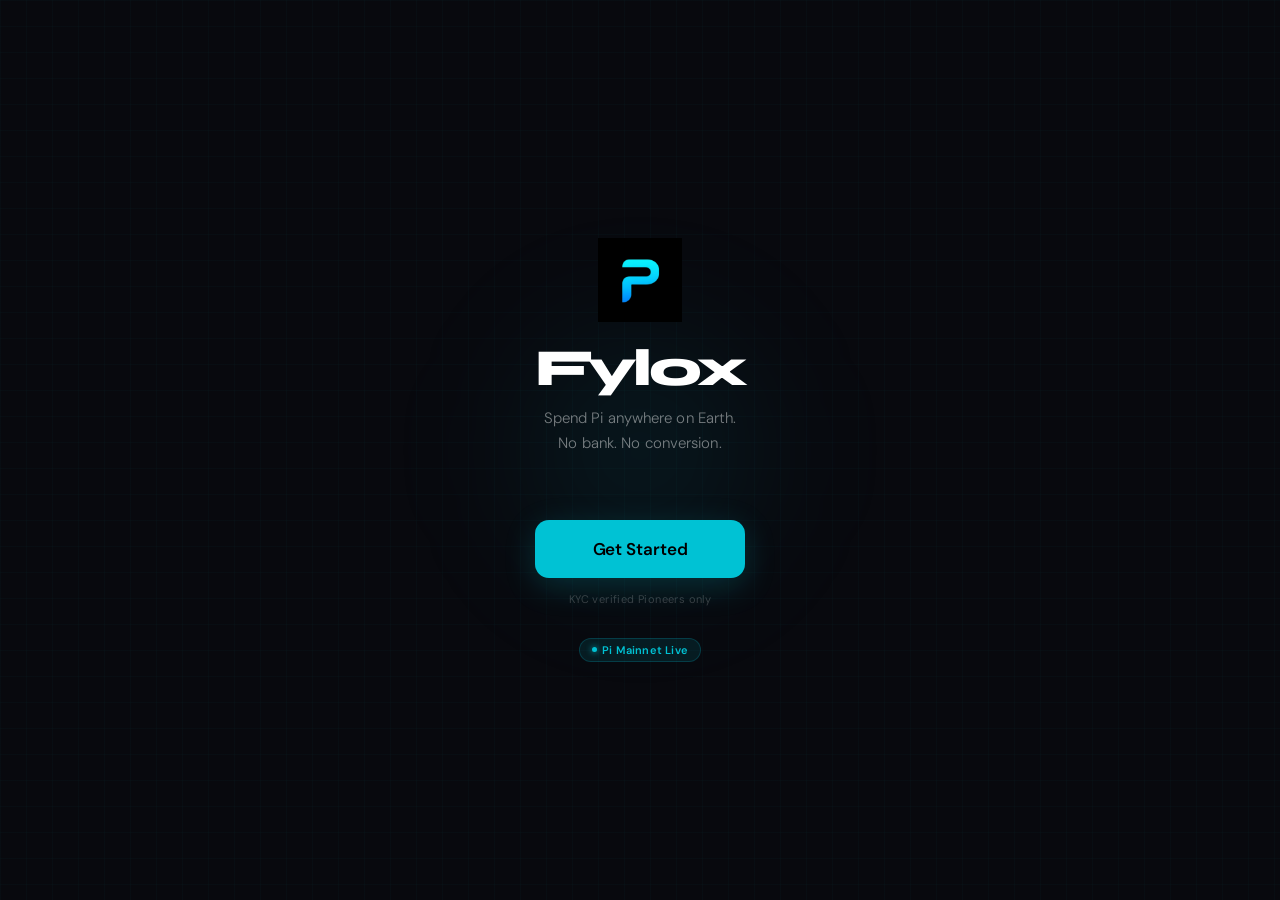
<file: index-1.html>
<!DOCTYPE html>
<html lang="en">
<head>
<meta charset="UTF-8">
<meta name="viewport" content="width=device-width,initial-scale=1,maximum-scale=1,user-scalable=no,viewport-fit=cover">
<meta name="mobile-web-app-capable" content="yes">
<meta name="apple-mobile-web-app-capable" content="yes">
<meta name="apple-mobile-web-app-status-bar-style" content="black-translucent">
<meta name="theme-color" content="#08090E">
<title>Fylox</title>
<link rel="preconnect" href="https://fonts.googleapis.com">
<link rel="preconnect" href="https://fonts.gstatic.com" crossorigin>
<link href="https://fonts.googleapis.com/css2?family=Syne:wght@700;800&family=DM+Sans:wght@300;400;500;600;700&display=swap" rel="stylesheet">
<style>
:root{
  --c:#00C2D4;
  --cd:rgba(0,194,212,.1);
  --cb:rgba(0,194,212,.2);
  --bg:#08090E;
  --bg2:#0D0F18;
  --b:rgba(255,255,255,.07);
  --b3:rgba(255,255,255,.04);
  --t2:rgba(255,255,255,.45);
  --t3:rgba(255,255,255,.2);
  --red:rgba(255,80,80,.9);
  --grn:#00D4A8;
  --fn:'DM Sans',sans-serif;
  --fd:'Syne',sans-serif;
  --r:14px;
  --rs:10px;
  --rl:18px;
}
*{margin:0;padding:0;box-sizing:border-box;-webkit-tap-highlight-color:transparent;-webkit-font-smoothing:antialiased;}
html,body{
  width:100%;height:100%;
  overflow:hidden;
  background:var(--bg);
  color:#fff;
  font-family:var(--fn);
}

/* ── SCREENS ── */
.scr{
  display:none;
  flex-direction:column;
  position:fixed;
  inset:0;
  background:var(--bg);
  overflow:hidden;
  will-change:transform;
}
.scr.show{display:flex;}
.scr.enter{animation:slideIn .28s cubic-bezier(.4,0,.2,1) forwards;}
.scr.exit{animation:slideOut .28s cubic-bezier(.4,0,.2,1) forwards;}
@keyframes slideIn{from{transform:translateX(100%);opacity:0;}to{transform:translateX(0);opacity:1;}}
@keyframes slideOut{from{transform:translateX(0);opacity:1;}to{transform:translateX(-20%);opacity:0;}}

/* ── GRID BG ── */
.grid{
  position:absolute;inset:0;pointer-events:none;z-index:0;
  background-image:
    linear-gradient(rgba(0,194,212,.022) 1px,transparent 1px),
    linear-gradient(90deg,rgba(0,194,212,.022) 1px,transparent 1px);
  background-size:26px 26px;
}

/* ── STATUS BAR ── */
.sbar{
  display:flex;justify-content:space-between;align-items:center;
  padding:env(safe-area-inset-top,14px) 24px 6px;
  min-height:44px;
  flex-shrink:0;position:relative;z-index:10;
}
.stime{font-family:var(--fd);font-weight:700;font-size:15px;letter-spacing:-.3px;}
.sicons{display:flex;gap:6px;align-items:center;opacity:.7;}

/* ── TOP NAV ── */
.tnav{
  display:flex;justify-content:space-between;align-items:center;
  padding:4px 20px 12px;
  flex-shrink:0;position:relative;z-index:10;
}
.ttitle{font-family:var(--fd);font-weight:700;font-size:17px;letter-spacing:-.3px;}
.tbrand{display:flex;align-items:center;gap:9px;}
.tbrand img{width:26px;height:26px;object-fit:contain;}
.tbrand-name{font-family:var(--fd);font-weight:800;font-size:19px;letter-spacing:-.5px;}
.tact{display:flex;gap:8px;align-items:center;}
.ib{
  width:36px;height:36px;border-radius:11px;
  background:var(--b3);border:1px solid var(--b);
  display:flex;align-items:center;justify-content:center;
  cursor:pointer;flex-shrink:0;color:rgba(255,255,255,.6);
  position:relative;
}
.bk{
  display:flex;align-items:center;justify-content:center;
  width:36px;height:36px;border-radius:11px;
  background:var(--b3);border:1px solid var(--b);
  cursor:pointer;color:rgba(255,255,255,.7);
}

/* ── SCROLL CONTENT ── */
.sc{
  flex:1;overflow-y:auto;overflow-x:hidden;
  padding:0 20px;
  -webkit-overflow-scrolling:touch;
  scrollbar-width:none;
  position:relative;z-index:5;
}
.sc::-webkit-scrollbar{display:none;}

/* ── BOTTOM NAV ── */
.bnav{
  display:flex;
  padding:10px 0 max(20px,env(safe-area-inset-bottom,20px));
  background:rgba(8,9,14,.97);
  border-top:1px solid var(--b);
  flex-shrink:0;z-index:10;
}
.bi{flex:1;display:flex;flex-direction:column;align-items:center;gap:4px;cursor:pointer;padding:2px 0;}
.ni{color:rgba(255,255,255,.25);transition:all .2s;display:flex;align-items:center;justify-content:center;}
.ni.on{color:var(--c);filter:drop-shadow(0 0 6px rgba(0,194,212,.5));}
.nl{font-size:10px;color:var(--t3);font-weight:500;font-family:var(--fn);letter-spacing:.2px;}
.nl.on{color:var(--c);}

/* ── CARDS ── */
.bc{
  background:var(--b3);
  border:1px solid var(--b);
  border-radius:var(--rl);
  padding:18px 20px;
  position:relative;overflow:hidden;
}
.bc::before{
  content:'';position:absolute;top:0;left:0;right:0;height:1px;
  background:linear-gradient(90deg,transparent,rgba(0,194,212,.45),transparent);
}
.bc-glow{
  position:absolute;width:160px;height:160px;border-radius:50%;
  background:radial-gradient(circle,rgba(0,194,212,.06),transparent 70%);
  right:-20px;top:-20px;pointer-events:none;
}

/* ── BUTTONS ── */
.btn{
  width:100%;border:none;border-radius:var(--r);padding:16px;
  font-family:var(--fn);font-size:16px;font-weight:600;
  cursor:pointer;display:flex;align-items:center;justify-content:center;gap:8px;
  letter-spacing:-.1px;
}
.bp{background:var(--c);color:#000;box-shadow:0 8px 32px rgba(0,194,212,.2);}
.bp:active{transform:scale(.98);}
.bg{background:var(--b3);color:#fff;border:1px solid var(--b);}

/* ── LIST ROWS ── */
.row{
  display:flex;align-items:center;gap:12px;
  padding:13px 14px;
  background:var(--b3);border:1px solid var(--b);
  border-radius:var(--r);margin-bottom:8px;cursor:pointer;
}
.row:active{background:rgba(255,255,255,.06);}

/* ── CHIPS ── */
.chip{
  display:inline-flex;align-items:center;gap:5px;
  background:var(--cd);border:1px solid var(--cb);
  border-radius:100px;padding:4px 12px;
  font-size:11px;font-weight:600;color:var(--c);
  letter-spacing:.2px;
}
.dot{
  width:5px;height:5px;border-radius:50%;
  background:var(--c);box-shadow:0 0 6px var(--c);
  flex-shrink:0;
}

/* ── SECTION HEADER ── */
.sh{
  font-size:10px;letter-spacing:2px;text-transform:uppercase;
  color:var(--t3);font-weight:600;margin-bottom:10px;
  font-family:var(--fn);
}

/* ── FILTER PILLS ── */
.frow{display:flex;gap:7px;margin-bottom:14px;overflow-x:auto;scrollbar-width:none;padding-bottom:2px;}
.frow::-webkit-scrollbar{display:none;}
.fpill{
  flex-shrink:0;padding:7px 15px;border-radius:100px;
  font-size:12px;font-weight:500;cursor:pointer;
  background:var(--b3);border:1px solid var(--b);color:var(--t2);
  font-family:var(--fn);letter-spacing:.2px;
}
.fpill.on{background:var(--cd);border-color:var(--cb);color:var(--c);}

/* ── TX ROWS ── */
.tx{
  display:flex;align-items:center;gap:12px;
  padding:12px 0;border-bottom:1px solid rgba(255,255,255,.04);
}
.ti{
  width:42px;height:42px;border-radius:12px;
  display:flex;align-items:center;justify-content:center;
  flex-shrink:0;
}

/* ── PAY BUTTON ── */
.pb{
  font-size:12px;font-weight:600;color:var(--c);
  background:var(--cd);border:1px solid var(--cb);
  border-radius:8px;padding:6px 12px;cursor:pointer;
  white-space:nowrap;font-family:var(--fn);
}

/* ── INPUT ── */
.inp{
  background:var(--b3);border:1px solid var(--b);
  border-radius:var(--rs);padding:14px 15px;
  font-size:15px;color:var(--t2);width:100%;
  font-family:var(--fn);margin-bottom:14px;
}

/* ── KEYPAD ── */
.kp{display:grid;grid-template-columns:repeat(3,1fr);gap:8px;margin:14px 0;}
.k{
  background:var(--b3);border:1px solid var(--b);
  border-radius:14px;padding:17px;
  font-size:22px;font-weight:500;text-align:center;cursor:pointer;
  font-family:var(--fd);
}
.k:active{background:rgba(255,255,255,.08);transform:scale(.96);}
.kc{background:var(--cd);border-color:var(--cb);color:var(--c);}

/* ── AMOUNT ── */
.amt{
  font-family:var(--fd);font-weight:800;
  font-size:52px;letter-spacing:-3px;text-align:center;
  line-height:1;
}

/* ── SUCCESS RING ── */
.sr{
  width:96px;height:96px;border-radius:50%;
  background:rgba(0,212,168,.1);border:2px solid rgba(0,212,168,.35);
  display:flex;align-items:center;justify-content:center;
  margin:0 auto 20px;
  box-shadow:0 0 40px rgba(0,212,168,.15);
  color:var(--grn);
}

/* ── CARD VISUAL ── */
.cv{
  width:100%;aspect-ratio:1.586;border-radius:18px;
  background:linear-gradient(135deg,#0C1520,#091225);
  border:1px solid rgba(0,194,212,.18);
  padding:22px;position:relative;overflow:hidden;
  box-shadow:0 24px 64px rgba(0,0,0,.6),0 0 0 1px rgba(255,255,255,.04);
  margin-bottom:14px;
}
.cv-glow{
  position:absolute;width:280px;height:280px;border-radius:50%;
  background:radial-gradient(circle,rgba(0,194,212,.09),transparent 65%);
  right:-70px;bottom:-70px;pointer-events:none;
}
.cv-lines{
  position:absolute;inset:0;opacity:.04;
  background:repeating-linear-gradient(0deg,transparent,transparent 30px,rgba(255,255,255,1) 30px,rgba(255,255,255,1) 31px);
}

/* ── FACE RING ── */
.fr{
  width:190px;height:190px;border-radius:50%;
  border:2px solid var(--cb);
  display:flex;align-items:center;justify-content:center;
  position:relative;margin:0 auto 22px;
  box-shadow:0 0 40px rgba(0,194,212,.08);
}
.fr::before{content:'';position:absolute;inset:-14px;border-radius:50%;border:1px solid rgba(0,194,212,.1);}
.fr::after{content:'';position:absolute;inset:-28px;border-radius:50%;border:1px solid rgba(0,194,212,.05);}

/* ── ANIMATIONS ── */
@keyframes scan{0%,100%{top:10%;}50%{top:84%;}}
.sl{
  position:absolute;left:8px;right:8px;height:2px;
  background:linear-gradient(90deg,transparent,var(--c),transparent);
  animation:scan 2.5s ease-in-out infinite;top:50%;
}
@keyframes pulse{0%,100%{opacity:1;transform:scale(1);}50%{opacity:.5;transform:scale(.85);}}
.pulse{animation:pulse 2s ease-in-out infinite;}
@keyframes fadein{from{opacity:0;transform:translateY(16px);}to{opacity:1;transform:translateY(0);}}
.fadein{animation:fadein .4s ease forwards;}

/* ── NOTIF BADGE ── */
.nb{
  position:absolute;top:-5px;right:-5px;
  min-width:17px;height:17px;border-radius:100px;
  background:var(--c);font-size:9px;font-weight:700;color:#000;
  display:flex;align-items:center;justify-content:center;
  border:2px solid var(--bg);padding:0 3px;
}

/* ── MAP ── */
.mapbox{
  width:100%;height:160px;border-radius:var(--r);
  background:linear-gradient(135deg,rgba(0,20,40,.9),rgba(0,40,60,.7));
  border:1px solid var(--b);
  position:relative;overflow:hidden;margin-bottom:14px;
}
.mpd{
  position:absolute;width:9px;height:9px;border-radius:50%;
  background:var(--c);box-shadow:0 0 12px var(--c);
}

/* ── QR BOX ── */
.qrbox{
  width:210px;height:210px;border-radius:18px;
  background:linear-gradient(135deg,rgba(0,194,212,.08),rgba(0,80,140,.06));
  border:1px solid var(--cb);
  display:flex;align-items:center;justify-content:center;
  position:relative;box-shadow:0 0 50px rgba(0,194,212,.07);
  margin:0 auto;
}
.qrc{
  position:absolute;width:22px;height:22px;
  border-color:var(--c);border-style:solid;
}
.toggle{
  width:40px;height:22px;background:var(--c);border-radius:100px;
  position:relative;flex-shrink:0;
}
.toggle::after{
  content:'';position:absolute;right:3px;top:3px;
  width:16px;height:16px;background:#000;border-radius:50%;
}

/* ── OB CIRCLE ── */
.obc{
  width:210px;height:210px;border-radius:50%;
  border:1px solid rgba(0,194,212,.15);
  display:flex;align-items:center;justify-content:center;
  position:relative;
}
.obc::before{content:'';position:absolute;inset:-18px;border-radius:50%;border:1px solid rgba(0,194,212,.07);}
.obc::after{content:'';position:absolute;inset:-36px;border-radius:50%;border:1px solid rgba(0,194,212,.04);}
.ob-glow{
  position:absolute;width:280px;height:280px;border-radius:50%;
  background:radial-gradient(circle,rgba(0,194,212,.07),transparent 65%);
  filter:blur(32px);
}
</style>
</head>
<body>

<div class="scr show" id="s0" style="align-items:center;justify-content:center;">
  <div class="grid"></div>
  <div style="position:absolute;width:380px;height:380px;border-radius:50%;background:radial-gradient(circle,rgba(0,194,212,.11),transparent 65%);filter:blur(60px);pointer-events:none;"></div>
  <div style="position:relative;text-align:center;padding:0 40px;" class="fadein">
    <img src="[data-uri]" style="width:84px;height:84px;object-fit:contain;margin-bottom:20px;display:block;margin-left:auto;margin-right:auto;">
    <div style="font-family:var(--fd);font-weight:800;font-size:52px;letter-spacing:-3px;margin-bottom:12px;line-height:1;">Fylox</div>
    <div style="font-size:15px;color:var(--t2);font-weight:300;margin-bottom:64px;line-height:1.65;letter-spacing:.1px;">Spend Pi anywhere on Earth.<br>No bank. No conversion.</div>
    <button class="btn bp" data-go="s1" style="margin-bottom:14px;font-size:17px;padding:18px;">Get Started</button>
    <div style="font-size:11px;color:var(--t3);letter-spacing:.4px;">KYC verified Pioneers only</div>
    <div style="margin-top:32px;display:flex;justify-content:center;">
      <div class="chip"><div class="dot"></div>Pi Mainnet Live</div>
    </div>
  </div>
</div>

<div class="scr" id="s1">
  <div class="grid"></div>
  <div style="flex:1;display:flex;align-items:center;justify-content:center;position:relative;">
    <div class="ob-glow"></div>
    <div class="obc">
      <div style="font-size:90px;line-height:1;">📱</div>
    </div>
    <div style="position:absolute;top:22px;right:24px;font-size:11px;color:var(--t3);letter-spacing:1px;font-weight:500;">1 of 3</div>
  </div>
  <div style="padding:0 26px 36px;flex-shrink:0;">
    <div style="display:flex;gap:5px;margin-bottom:20px;">
      <div style="height:3px;border-radius:100px;flex:1;background:var(--c);"></div>
      <div style="height:3px;border-radius:100px;flex:1;background:var(--b);"></div>
      <div style="height:3px;border-radius:100px;flex:1;background:var(--b);"></div>
    </div>
    <div style="font-family:var(--fd);font-weight:800;font-size:32px;letter-spacing:-1px;margin-bottom:10px;line-height:1.15;">Pay with Pi.<br>Instantly.</div>
    <div style="font-size:14px;color:var(--t2);line-height:1.75;margin-bottom:26px;font-weight:300;">Scan any merchant QR and pay in seconds. Zero conversion, zero bank, zero friction.</div>
    <button class="btn bp" data-go="s2">Next →</button>
  </div>
</div>

<div class="scr" id="s2">
  <div class="grid"></div>
  <div style="flex:1;display:flex;align-items:center;justify-content:center;position:relative;">
    <div class="ob-glow"></div>
    <div class="obc"><div style="font-size:90px;line-height:1;">🌍</div></div>
    <div style="position:absolute;top:22px;right:24px;font-size:11px;color:var(--t3);letter-spacing:1px;font-weight:500;">2 of 3</div>
  </div>
  <div style="padding:0 26px 36px;flex-shrink:0;">
    <div style="display:flex;gap:5px;margin-bottom:20px;">
      <div style="height:3px;border-radius:100px;flex:1;background:var(--c);"></div>
      <div style="height:3px;border-radius:100px;flex:1;background:var(--c);"></div>
      <div style="height:3px;border-radius:100px;flex:1;background:var(--b);"></div>
    </div>
    <div style="font-family:var(--fd);font-weight:800;font-size:32px;letter-spacing:-1px;margin-bottom:10px;line-height:1.15;">Bills, transit,<br>daily life.</div>
    <div style="font-size:14px;color:var(--t2);line-height:1.75;margin-bottom:26px;font-weight:300;">Pay electricity, gas, taxes. Load SUBE, Beep, Oyster. 200+ countries, thousands of services.</div>
    <button class="btn bp" data-go="s3">Next →</button>
  </div>
</div>

<div class="scr" id="s3">
  <div class="grid"></div>
  <div style="flex:1;display:flex;align-items:center;justify-content:center;position:relative;">
    <div class="ob-glow"></div>
    <div class="obc"><div style="font-size:90px;line-height:1;">💳</div></div>
    <div style="position:absolute;top:22px;right:24px;font-size:11px;color:var(--t3);letter-spacing:1px;font-weight:500;">3 of 3</div>
  </div>
  <div style="padding:0 26px 36px;flex-shrink:0;">
    <div style="display:flex;gap:5px;margin-bottom:20px;">
      <div style="height:3px;border-radius:100px;flex:1;background:var(--c);"></div>
      <div style="height:3px;border-radius:100px;flex:1;background:var(--c);"></div>
      <div style="height:3px;border-radius:100px;flex:1;background:var(--c);"></div>
    </div>
    <div style="font-family:var(--fd);font-weight:800;font-size:32px;letter-spacing:-1px;margin-bottom:10px;line-height:1.15;">One card.<br>Every terminal.</div>
    <div style="font-size:14px;color:var(--t2);line-height:1.75;margin-bottom:26px;font-weight:300;">The Fylox Card works anywhere on Earth. Spend Pi at any NFC or chip terminal, no conversion.</div>
    <button class="btn bp" data-go="s4">Get started</button>
  </div>
</div>

<div class="scr" id="s4" style="justify-content:flex-end;">
  <div class="grid"></div>
  <div style="position:absolute;inset:0;display:flex;align-items:center;justify-content:center;">
    <div style="position:absolute;width:350px;height:350px;border-radius:50%;background:radial-gradient(circle,rgba(0,194,212,.08),transparent 65%);filter:blur(55px);pointer-events:none;"></div>
    <div style="text-align:center;position:relative;padding-bottom:80px;">
      <img src="[data-uri]" style="width:60px;height:60px;object-fit:contain;margin-bottom:16px;display:block;margin-left:auto;margin-right:auto;">
      <div style="font-family:var(--fd);font-weight:800;font-size:28px;letter-spacing:-1px;margin-bottom:6px;">Welcome to Fylox</div>
      <div style="font-size:13px;color:var(--t2);font-weight:300;">The Pi payment layer</div>
    </div>
  </div>
  <div style="padding:0 20px 44px;flex-shrink:0;position:relative;z-index:2;">
    <button class="btn bp" data-go="s5" style="margin-bottom:11px;font-size:16px;padding:18px;">
      <span style="font-family:var(--fd);font-weight:800;font-size:20px;margin-right:2px;">π</span> Continue with Pi Browser
    </button>
    <div style="font-size:11px;color:var(--t3);text-align:center;letter-spacing:.3px;">KYC verified Pioneers only · Your keys, your Pi</div>
  </div>
</div>

<div class="scr" id="s5">
  <div class="grid"></div>
  <div class="sbar">
    <span class="stime">9:41</span>
    <div class="sicons"><span style="display:inline-flex;align-items:center;"><svg width="14" height="14" viewBox="0 0 24 24" fill="none" stroke="currentColor" stroke-width="2" stroke-linecap="round" stroke-linejoin="round"><path d="M5 12.55a11 11 0 0114.08 0"/><path d="M1.42 9a16 16 0 0121.16 0"/><path d="M8.53 16.11a6 6 0 016.95 0"/><line x1="12" y1="20" x2="12.01" y2="20"/></svg></span><span style="display:inline-flex;align-items:center;"><svg width="18" height="18" viewBox="0 0 24 18" fill="currentColor"><rect x="0" y="1" width="20" height="16" rx="3" ry="3" fill="none" stroke="currentColor" stroke-width="2"/><rect x="20" y="6" width="3" height="6" rx="1" fill="currentColor" opacity="0.5"/><rect x="2" y="3" width="13" height="12" rx="2" fill="currentColor" opacity="0.8"/></svg></span></div>
  </div>
  <div class="tnav">
    <div class="tbrand">
      <img src="[data-uri]">
      <span class="tbrand-name">Fylox</span>
    </div>
    <div class="tact">
      <div class="ib" data-go="s19"><span style="display:inline-flex;align-items:center;"><svg width="18" height="18" viewBox="0 0 24 24" fill="none" stroke="currentColor" stroke-width="2" stroke-linecap="round" stroke-linejoin="round"><path d="M18 8A6 6 0 006 8c0 7-3 9-3 9h18s-3-2-3-9"/><path d="M13.73 21a2 2 0 01-3.46 0"/></svg></span><div class="nb">2</div></div>
      <div class="ib"><span style="display:inline-flex;align-items:center;"><svg width="18" height="18" viewBox="0 0 24 24" fill="none" stroke="currentColor" stroke-width="2" stroke-linecap="round" stroke-linejoin="round"><circle cx="12" cy="12" r="3"/><path d="M19.4 15a1.65 1.65 0 00.33 1.82l.06.06a2 2 0 010 2.83 2 2 0 01-2.83 0l-.06-.06a1.65 1.65 0 00-1.82-.33 1.65 1.65 0 00-1 1.51V21a2 2 0 01-2 2 2 2 0 01-2-2v-.09A1.65 1.65 0 009 19.4a1.65 1.65 0 00-1.82.33l-.06.06a2 2 0 01-2.83 0 2 2 0 010-2.83l.06-.06A1.65 1.65 0 004.68 15a1.65 1.65 0 00-1.51-1H3a2 2 0 01-2-2 2 2 0 012-2h.09A1.65 1.65 0 004.6 9a1.65 1.65 0 00-.33-1.82l-.06-.06a2 2 0 010-2.83 2 2 0 012.83 0l.06.06A1.65 1.65 0 009 4.68a1.65 1.65 0 001-1.51V3a2 2 0 012-2 2 2 0 012 2v.09a1.65 1.65 0 001 1.51 1.65 1.65 0 001.82-.33l.06-.06a2 2 0 012.83 0 2 2 0 010 2.83l-.06.06A1.65 1.65 0 0019.4 9a1.65 1.65 0 001.51 1H21a2 2 0 012 2 2 2 0 01-2 2h-.09a1.65 1.65 0 00-1.51 1z"/></svg></span></div>
    </div>
  </div>
  <div class="sc">
    <div style="margin-bottom:14px;">
      <div style="font-size:13px;color:var(--t2);margin-bottom:3px;font-weight:300;">Good morning,</div>
      <div style="font-family:var(--fd);font-weight:800;font-size:26px;letter-spacing:-.7px;">Joaquin 👋</div>
    </div>
    <div class="bc" style="margin-bottom:18px;">
      <div class="bc-glow"></div>
      <div style="font-size:10px;color:var(--t3);letter-spacing:1.8px;text-transform:uppercase;margin-bottom:8px;font-weight:500;">Available Balance</div>
      <div style="font-family:var(--fd);font-weight:800;font-size:42px;letter-spacing:-2.5px;margin-bottom:5px;line-height:1;">100.00 <span style="font-size:22px;color:var(--c);">π</span></div>
      <div style="font-size:13px;color:var(--t2);font-weight:300;">≈ 50,000 ARS · GB····XYZ3</div>
      <div style="display:flex;gap:16px;margin-top:14px;padding-top:13px;border-top:1px solid var(--b);align-items:center;">
        <div style="font-size:12px;color:var(--c);cursor:pointer;display:flex;align-items:center;gap:5px;font-weight:500;" data-go="s18"><span style="display:inline-flex;align-items:center;"><svg width="13" height="13" viewBox="0 0 24 24" fill="none" stroke="currentColor" stroke-width="2" stroke-linecap="round" stroke-linejoin="round"><polyline points="22 12 18 12 15 21 9 3 6 12 2 12"/></svg></span> History</div>
        <div style="font-size:12px;color:var(--c);cursor:pointer;display:flex;align-items:center;gap:5px;font-weight:500;"><span style="display:inline-flex;align-items:center;"><svg width="13" height="13" viewBox="0 0 24 24" fill="none" stroke="currentColor" stroke-width="2.5" stroke-linecap="round" stroke-linejoin="round"><line x1="12" y1="19" x2="12" y2="5"/><polyline points="5 12 12 5 19 12"/></svg></span> Add Pi</div>
        <div style="margin-left:auto;">
          <div data-go="s9" style="width:34px;height:34px;border-radius:9px;background:var(--cd);border:1px solid var(--cb);display:flex;align-items:center;justify-content:center;cursor:pointer;color:var(--c);"><span style="display:inline-flex;align-items:center;"><svg width="16" height="16" viewBox="0 0 24 24" fill="none" stroke="currentColor" stroke-width="2" stroke-linecap="round" stroke-linejoin="round"><path d="M3 7V5a2 2 0 012-2h2M17 3h2a2 2 0 012 2v2M21 17v2a2 2 0 01-2 2h-2M7 21H5a2 2 0 01-2-2v-2"/><rect x="7" y="7" width="10" height="10" rx="1"/></svg></span></div>
        </div>
      </div>
    </div>
    <div style="display:grid;grid-template-columns:repeat(4,1fr);gap:8px;margin-bottom:20px;">
      <div data-go="s6" style="display:flex;flex-direction:column;align-items:center;gap:5px;cursor:pointer;">
      <div style="width:54px;height:54px;border-radius:15px;background:var(--cd);border:1px solid var(--cb);display:flex;align-items:center;justify-content:center;color:var(--c);"><span style="display:inline-flex;align-items:center;"><svg width="22" height="22" viewBox="0 0 24 24" fill="none" stroke="currentColor" stroke-width="2.5" stroke-linecap="round" stroke-linejoin="round"><line x1="12" y1="19" x2="12" y2="5"/><polyline points="5 12 12 5 19 12"/></svg></span></div>
      <span style="font-size:10px;color:var(--t2);font-weight:500;letter-spacing:.2px;">Send</span>
    </div><div data-go="s9" style="display:flex;flex-direction:column;align-items:center;gap:5px;cursor:pointer;">
      <div style="width:54px;height:54px;border-radius:15px;background:var(--cd);border:1px solid var(--cb);display:flex;align-items:center;justify-content:center;color:var(--c);"><span style="display:inline-flex;align-items:center;"><svg width="22" height="22" viewBox="0 0 24 24" fill="none" stroke="currentColor" stroke-width="2.5" stroke-linecap="round" stroke-linejoin="round"><line x1="12" y1="5" x2="12" y2="19"/><polyline points="19 12 12 19 5 12"/></svg></span></div>
      <span style="font-size:10px;color:var(--t2);font-weight:500;letter-spacing:.2px;">Receive</span>
    </div><div data-go="s10" style="display:flex;flex-direction:column;align-items:center;gap:5px;cursor:pointer;">
      <div style="width:54px;height:54px;border-radius:15px;background:var(--b3);border:1px solid var(--b);display:flex;align-items:center;justify-content:center;color:rgba(255,255,255,.6);"><span style="display:inline-flex;align-items:center;"><svg width="22" height="22" viewBox="0 0 24 24" fill="none" stroke="currentColor" stroke-width="2" stroke-linecap="round" stroke-linejoin="round"><path d="M3 7V5a2 2 0 012-2h2M17 3h2a2 2 0 012 2v2M21 17v2a2 2 0 01-2 2h-2M7 21H5a2 2 0 01-2-2v-2"/><rect x="7" y="7" width="10" height="10" rx="1"/></svg></span></div>
      <span style="font-size:10px;color:var(--t2);font-weight:500;letter-spacing:.2px;">Scan QR</span>
    </div><div data-go="s15" style="display:flex;flex-direction:column;align-items:center;gap:5px;cursor:pointer;">
      <div style="width:54px;height:54px;border-radius:15px;background:var(--b3);border:1px solid var(--b);display:flex;align-items:center;justify-content:center;color:rgba(255,255,255,.6);"><span style="display:inline-flex;align-items:center;"><svg width="22" height="22" viewBox="0 0 24 24" fill="none" stroke="currentColor" stroke-width="2" stroke-linecap="round" stroke-linejoin="round"><rect x="1" y="4" width="22" height="16" rx="2" ry="2"/><line x1="1" y1="10" x2="23" y2="10"/></svg></span></div>
      <span style="font-size:10px;color:var(--t2);font-weight:500;letter-spacing:.2px;">Card</span>
    </div><div data-go="s13" style="display:flex;flex-direction:column;align-items:center;gap:5px;cursor:pointer;">
      <div style="width:54px;height:54px;border-radius:15px;background:var(--b3);border:1px solid var(--b);display:flex;align-items:center;justify-content:center;color:rgba(255,255,255,.6);"><span style="display:inline-flex;align-items:center;"><svg width="22" height="22" viewBox="0 0 24 24" fill="none" stroke="currentColor" stroke-width="2" stroke-linecap="round" stroke-linejoin="round"><path d="M6 2L3 6v14a2 2 0 002 2h14a2 2 0 002-2V6l-3-4z"/><line x1="3" y1="6" x2="21" y2="6"/><path d="M16 10a4 4 0 01-8 0"/></svg></span></div>
      <span style="font-size:10px;color:var(--t2);font-weight:500;letter-spacing:.2px;">Merchants</span>
    </div><div data-go="s12" style="display:flex;flex-direction:column;align-items:center;gap:5px;cursor:pointer;">
      <div style="width:54px;height:54px;border-radius:15px;background:var(--b3);border:1px solid var(--b);display:flex;align-items:center;justify-content:center;color:rgba(255,255,255,.6);"><span style="display:inline-flex;align-items:center;"><svg width="22" height="22" viewBox="0 0 24 24" fill="none" stroke="currentColor" stroke-width="2" stroke-linecap="round" stroke-linejoin="round"><rect x="1" y="3" width="15" height="13" rx="2"/><path d="M16 8h4l3 3v5h-7V8z"/><circle cx="5.5" cy="18.5" r="2.5"/><circle cx="18.5" cy="18.5" r="2.5"/></svg></span></div>
      <span style="font-size:10px;color:var(--t2);font-weight:500;letter-spacing:.2px;">Transit</span>
    </div><div data-go="s11" style="display:flex;flex-direction:column;align-items:center;gap:5px;cursor:pointer;">
      <div style="width:54px;height:54px;border-radius:15px;background:var(--b3);border:1px solid var(--b);display:flex;align-items:center;justify-content:center;color:rgba(255,255,255,.6);"><span style="display:inline-flex;align-items:center;"><svg width="22" height="22" viewBox="0 0 24 24" fill="none" stroke="currentColor" stroke-width="2" stroke-linecap="round" stroke-linejoin="round"><polygon points="13 2 3 14 12 14 11 22 21 10 12 10 13 2"/></svg></span></div>
      <span style="font-size:10px;color:var(--t2);font-weight:500;letter-spacing:.2px;">Bills</span>
    </div><div data-go="s18" style="display:flex;flex-direction:column;align-items:center;gap:5px;cursor:pointer;">
      <div style="width:54px;height:54px;border-radius:15px;background:var(--b3);border:1px solid var(--b);display:flex;align-items:center;justify-content:center;color:rgba(255,255,255,.6);"><span style="display:inline-flex;align-items:center;"><svg width="22" height="22" viewBox="0 0 24 24" fill="none" stroke="currentColor" stroke-width="2" stroke-linecap="round" stroke-linejoin="round"><polyline points="22 12 18 12 15 21 9 3 6 12 2 12"/></svg></span></div>
      <span style="font-size:10px;color:var(--t2);font-weight:500;letter-spacing:.2px;">Activity</span>
    </div>
    </div>
    <div class="sh">Upcoming</div>
    <div class="row" data-go="s11">
      <div class="ti" style="background:rgba(0,200,120,.1);color:#00C87A;"><span style="display:inline-flex;align-items:center;"><svg width="20" height="20" viewBox="0 0 24 24" fill="none" stroke="currentColor" stroke-width="2" stroke-linecap="round" stroke-linejoin="round"><polygon points="13 2 3 14 12 14 11 22 21 10 12 10 13 2"/></svg></span></div>
      <div style="flex:1;"><div style="font-size:13px;font-weight:600;margin-bottom:1px;">Edenor — Electricity</div><div style="font-size:11px;color:rgba(255,110,70,.85);font-weight:400;">Due Dec 12 · 8.5 π</div></div>
      <div class="pb">Pay</div>
    </div>
    <div class="row" data-go="s12">
      <div class="ti" style="background:rgba(0,140,200,.1);color:#0094D4;"><span style="display:inline-flex;align-items:center;"><svg width="20" height="20" viewBox="0 0 24 24" fill="none" stroke="currentColor" stroke-width="2" stroke-linecap="round" stroke-linejoin="round"><rect x="1" y="3" width="15" height="13" rx="2"/><path d="M16 8h4l3 3v5h-7V8z"/><circle cx="5.5" cy="18.5" r="2.5"/><circle cx="18.5" cy="18.5" r="2.5"/></svg></span></div>
      <div style="flex:1;"><div style="font-size:13px;font-weight:600;margin-bottom:1px;">SUBE — Low balance</div><div style="font-size:11px;color:var(--t2);font-weight:400;">Top up recommended</div></div>
      <div class="pb">Load</div>
    </div>
    <div class="sh" style="margin-top:16px;">Recent</div>
    <div class="tx"><div class="ti" style="background:rgba(255,70,70,.07);color:var(--red);"><span style="display:inline-flex;align-items:center;"><svg width="18" height="18" viewBox="0 0 24 24" fill="none" stroke="currentColor" stroke-width="2" stroke-linecap="round" stroke-linejoin="round"><polygon points="13 2 3 14 12 14 11 22 21 10 12 10 13 2"/></svg></span></div><div style="flex:1;"><div style="font-size:13px;font-weight:600;">Edenor electricity</div><div style="font-size:11px;color:var(--t2);margin-top:1px;">Dec 1</div></div><div style="font-size:14px;font-weight:700;color:var(--red);">−8.5 π</div></div>
    <div class="tx"><div class="ti" style="background:rgba(0,212,168,.07);color:var(--grn);"><span style="display:inline-flex;align-items:center;"><svg width="18" height="18" viewBox="0 0 24 24" fill="none" stroke="currentColor" stroke-width="2.5" stroke-linecap="round" stroke-linejoin="round"><line x1="12" y1="5" x2="12" y2="19"/><polyline points="19 12 12 19 5 12"/></svg></span></div><div style="flex:1;"><div style="font-size:13px;font-weight:600;">Received from @john</div><div style="font-size:11px;color:var(--t2);margin-top:1px;">Nov 30</div></div><div style="font-size:14px;font-weight:700;color:var(--grn);">+25.0 π</div></div>
    <div style="height:16px;"></div>
  </div>
  <div class="bnav">
    <div class="bi"><div class="ni on"><span style="display:inline-flex;align-items:center;"><svg width="22" height="22" viewBox="0 0 24 24" fill="none" stroke="currentColor" stroke-width="2" stroke-linecap="round" stroke-linejoin="round"><path d="M3 9l9-7 9 7v11a2 2 0 01-2 2H5a2 2 0 01-2-2z"/><polyline points="9 22 9 12 15 12 15 22"/></svg></span></div><div class="nl on">Home</div></div>
    <div class="bi" data-go="s16"><div class="ni"><span style="display:inline-flex;align-items:center;"><svg width="22" height="22" viewBox="0 0 24 24" fill="none" stroke="currentColor" stroke-width="2" stroke-linecap="round" stroke-linejoin="round"><rect x="2" y="5" width="20" height="14" rx="2"/><line x1="2" y1="10" x2="22" y2="10"/></svg></span></div><div class="nl">Wallet</div></div>
    <div class="bi" data-go="s15"><div class="ni"><span style="display:inline-flex;align-items:center;"><svg width="22" height="22" viewBox="0 0 24 24" fill="none" stroke="currentColor" stroke-width="2" stroke-linecap="round" stroke-linejoin="round"><rect x="1" y="4" width="22" height="16" rx="2" ry="2"/><line x1="1" y1="10" x2="23" y2="10"/></svg></span></div><div class="nl">Card</div></div>
    <div class="bi" data-go="s17"><div class="ni"><span style="display:inline-flex;align-items:center;"><svg width="22" height="22" viewBox="0 0 24 24" fill="none" stroke="currentColor" stroke-width="2" stroke-linecap="round" stroke-linejoin="round"><path d="M20 21v-2a4 4 0 00-4-4H8a4 4 0 00-4 4v2"/><circle cx="12" cy="7" r="4"/></svg></span></div><div class="nl">Profile</div></div>
  </div>
</div>

<div class="scr" id="s6">
  <div class="grid"></div>
  <div class="sbar"><span class="stime">9:41</span><div class="sicons"><span style="display:inline-flex;align-items:center;"><svg width="14" height="14" viewBox="0 0 24 24" fill="none" stroke="currentColor" stroke-width="2" stroke-linecap="round" stroke-linejoin="round"><path d="M5 12.55a11 11 0 0114.08 0"/><path d="M1.42 9a16 16 0 0121.16 0"/><path d="M8.53 16.11a6 6 0 016.95 0"/><line x1="12" y1="20" x2="12.01" y2="20"/></svg></span><span style="display:inline-flex;align-items:center;"><svg width="18" height="18" viewBox="0 0 24 18" fill="currentColor"><rect x="0" y="1" width="20" height="16" rx="3" ry="3" fill="none" stroke="currentColor" stroke-width="2"/><rect x="20" y="6" width="3" height="6" rx="1" fill="currentColor" opacity="0.5"/><rect x="2" y="3" width="13" height="12" rx="2" fill="currentColor" opacity="0.8"/></svg></span></div></div>
  <div class="tnav"><div class="bk" data-go="s5"><span style="display:inline-flex;align-items:center;"><svg width="20" height="20" viewBox="0 0 24 24" fill="none" stroke="currentColor" stroke-width="2.5" stroke-linecap="round" stroke-linejoin="round"><line x1="19" y1="12" x2="5" y2="12"/><polyline points="12 19 5 12 12 5"/></svg></span></div><div class="ttitle">Send Pi</div><div style="width:36px;"></div></div>
  <div class="sc">
    <div class="row" style="margin-bottom:18px;">
      <div class="ti" style="background:var(--b3);color:var(--t2);"><span style="display:inline-flex;align-items:center;"><svg width="20" height="20" viewBox="0 0 24 24" fill="none" stroke="currentColor" stroke-width="2" stroke-linecap="round" stroke-linejoin="round"><path d="M20 21v-2a4 4 0 00-4-4H8a4 4 0 00-4 4v2"/><circle cx="12" cy="7" r="4"/></svg></span></div>
      <div style="flex:1;"><div style="font-size:10px;color:var(--t3);text-transform:uppercase;letter-spacing:.8px;margin-bottom:2px;font-weight:600;">To</div><div style="font-size:15px;font-weight:500;color:rgba(255,255,255,.7);">wallet_username</div></div>
      <div style="font-size:11px;color:var(--c);font-weight:600;">Verified ✓</div>
    </div>
    <div class="amt" id="sa" style="margin-bottom:6px;">0.00 <span style="font-size:24px;color:var(--c);">π</span></div>
    <div style="text-align:center;font-size:13px;color:var(--t2);margin-bottom:4px;font-weight:300;">≈ 0 ARS</div>
    <div style="text-align:center;margin-bottom:4px;">
      <span style="font-size:12px;color:var(--t2);">Available: </span>
      <span style="font-size:12px;color:var(--c);font-weight:600;">100.00 π</span>
    </div>
    <div class="kp">
      <div class="k" data-k="1">1</div><div class="k" data-k="2">2</div><div class="k" data-k="3">3</div>
      <div class="k" data-k="4">4</div><div class="k" data-k="5">5</div><div class="k" data-k="6">6</div>
      <div class="k" data-k="7">7</div><div class="k" data-k="8">8</div><div class="k" data-k="9">9</div>
      <div class="k" data-k=".">.</div><div class="k" data-k="0">0</div>
      <div class="k kc" data-k="x" style="display:flex;align-items:center;justify-content:center;color:var(--c);"><span style="display:inline-flex;align-items:center;"><svg width="20" height="20" viewBox="0 0 24 24" fill="none" stroke="currentColor" stroke-width="2.5" stroke-linecap="round" stroke-linejoin="round"><line x1="19" y1="12" x2="5" y2="12"/><polyline points="12 19 5 12 12 5"/></svg></span></div>
    </div>
    <button class="btn bp" data-go="s7">Continue</button>
  </div>
</div>

<div class="scr" id="s7">
  <div class="grid"></div>
  <div class="sbar"><span class="stime">9:41</span><div class="sicons"><span style="display:inline-flex;align-items:center;"><svg width="14" height="14" viewBox="0 0 24 24" fill="none" stroke="currentColor" stroke-width="2" stroke-linecap="round" stroke-linejoin="round"><path d="M5 12.55a11 11 0 0114.08 0"/><path d="M1.42 9a16 16 0 0121.16 0"/><path d="M8.53 16.11a6 6 0 016.95 0"/><line x1="12" y1="20" x2="12.01" y2="20"/></svg></span><span style="display:inline-flex;align-items:center;"><svg width="18" height="18" viewBox="0 0 24 18" fill="currentColor"><rect x="0" y="1" width="20" height="16" rx="3" ry="3" fill="none" stroke="currentColor" stroke-width="2"/><rect x="20" y="6" width="3" height="6" rx="1" fill="currentColor" opacity="0.5"/><rect x="2" y="3" width="13" height="12" rx="2" fill="currentColor" opacity="0.8"/></svg></span></div></div>
  <div class="tnav"><div class="bk" data-go="s6"><span style="display:inline-flex;align-items:center;"><svg width="20" height="20" viewBox="0 0 24 24" fill="none" stroke="currentColor" stroke-width="2.5" stroke-linecap="round" stroke-linejoin="round"><line x1="19" y1="12" x2="5" y2="12"/><polyline points="12 19 5 12 12 5"/></svg></span></div><div class="ttitle">Confirm</div><div style="width:36px;"></div></div>
  <div class="sc" style="padding-top:20px;">
    <div style="text-align:center;margin-bottom:28px;">
      <div style="font-size:10px;color:var(--t3);text-transform:uppercase;letter-spacing:1.5px;margin-bottom:10px;font-weight:600;">You're sending</div>
      <div style="font-family:var(--fd);font-weight:800;font-size:56px;letter-spacing:-3px;margin-bottom:5px;line-height:1;">25.00 <span style="font-size:26px;color:var(--c);">π</span></div>
      <div style="font-size:14px;color:var(--t2);font-weight:300;">≈ 12,500 ARS</div>
    </div>
    <div style="background:var(--b3);border:1px solid var(--b);border-radius:var(--r);padding:4px 0;margin-bottom:16px;">
      <div style="display:flex;justify-content:space-between;padding:13px 16px;border-bottom:1px solid var(--b);"><span style="font-size:13px;color:var(--t2);">To</span><span style="font-size:13px;font-weight:600;">@wallet_username</span></div>
      <div style="display:flex;justify-content:space-between;padding:13px 16px;border-bottom:1px solid var(--b);"><span style="font-size:13px;color:var(--t2);">Network fee</span><span style="font-size:13px;font-weight:600;color:var(--c);">0.01 π</span></div>
      <div style="display:flex;justify-content:space-between;padding:13px 16px;"><span style="font-size:13px;font-weight:700;">Total</span><span style="font-size:13px;font-weight:700;">25.01 π</span></div>
    </div>
    <div style="background:rgba(255,180,0,.05);border:1px solid rgba(255,180,0,.12);border-radius:var(--rs);padding:12px 14px;margin-bottom:20px;display:flex;gap:10px;align-items:flex-start;">
      <span style="color:rgba(255,180,0,.7);flex-shrink:0;margin-top:1px;"><span style="display:inline-flex;align-items:center;"><svg width="15" height="15" viewBox="0 0 24 24" fill="none" stroke="currentColor" stroke-width="2" stroke-linecap="round" stroke-linejoin="round"><path d="M10.29 3.86L1.82 18a2 2 0 001.71 3h16.94a2 2 0 001.71-3L13.71 3.86a2 2 0 00-3.42 0z"/><line x1="12" y1="9" x2="12" y2="13"/><line x1="12" y1="17" x2="12.01" y2="17"/></svg></span></span>
      <div style="font-size:12px;color:rgba(255,180,0,.75);line-height:1.5;">Double-check the wallet address. Pi transactions are irreversible.</div>
    </div>
    <button class="btn bp" data-go="s8" style="margin-bottom:10px;">Confirm & Send</button>
    <button class="btn bg" data-go="s5">Cancel</button>
  </div>
</div>

<div class="scr" id="s8" style="align-items:center;justify-content:center;">
  <div class="grid"></div>
  <div style="text-align:center;padding:0 32px;" class="fadein">
    <div class="sr"><span style="display:inline-flex;align-items:center;"><svg width="40" height="40" viewBox="0 0 24 24" fill="none" stroke="currentColor" stroke-width="2.5" stroke-linecap="round" stroke-linejoin="round"><polyline points="20 6 9 17 4 12"/></svg></span></div>
    <div style="font-family:var(--fd);font-weight:800;font-size:30px;letter-spacing:-1px;margin-bottom:8px;">Sent!</div>
    <div style="font-size:15px;color:var(--t2);margin-bottom:6px;font-weight:300;">25.00 π sent to @wallet_username</div>
    <div style="font-size:12px;color:var(--t3);margin-bottom:36px;">Confirmed on Pi Mainnet</div>
    <div style="background:var(--b3);border:1px solid var(--b);border-radius:var(--rs);padding:12px 16px;margin-bottom:32px;text-align:left;">
      <div style="font-size:10px;color:var(--t3);margin-bottom:4px;letter-spacing:1px;text-transform:uppercase;">TX Hash</div>
      <div style="font-size:12px;color:var(--c);font-family:monospace;">0x7f3a···e91c · Pi Mainnet</div>
    </div>
    <button class="btn bp" data-go="s5" style="margin-bottom:10px;">Back to Home</button>
    <button class="btn bg" data-go="s18">View Transaction</button>
  </div>
</div>

<div class="scr" id="s9">
  <div class="grid"></div>
  <div class="sbar"><span class="stime">9:41</span><div class="sicons"><span style="display:inline-flex;align-items:center;"><svg width="14" height="14" viewBox="0 0 24 24" fill="none" stroke="currentColor" stroke-width="2" stroke-linecap="round" stroke-linejoin="round"><path d="M5 12.55a11 11 0 0114.08 0"/><path d="M1.42 9a16 16 0 0121.16 0"/><path d="M8.53 16.11a6 6 0 016.95 0"/><line x1="12" y1="20" x2="12.01" y2="20"/></svg></span><span style="display:inline-flex;align-items:center;"><svg width="18" height="18" viewBox="0 0 24 18" fill="currentColor"><rect x="0" y="1" width="20" height="16" rx="3" ry="3" fill="none" stroke="currentColor" stroke-width="2"/><rect x="20" y="6" width="3" height="6" rx="1" fill="currentColor" opacity="0.5"/><rect x="2" y="3" width="13" height="12" rx="2" fill="currentColor" opacity="0.8"/></svg></span></div></div>
  <div class="tnav"><div class="bk" data-go="s5"><span style="display:inline-flex;align-items:center;"><svg width="20" height="20" viewBox="0 0 24 24" fill="none" stroke="currentColor" stroke-width="2.5" stroke-linecap="round" stroke-linejoin="round"><line x1="19" y1="12" x2="5" y2="12"/><polyline points="12 19 5 12 12 5"/></svg></span></div><div class="ttitle">Receive Pi</div><div style="width:36px;"></div></div>
  <div class="sc" style="display:flex;flex-direction:column;align-items:center;padding-top:12px;">
    <div class="chip" style="margin-bottom:24px;"><div class="dot"></div>100.00 π available</div>
    <div class="qrbox" style="margin-bottom:16px;">
      <div class="qrc" style="top:11px;left:11px;border-width:3px 0 0 3px;border-radius:4px 0 0 0;"></div>
      <div class="qrc" style="top:11px;right:11px;border-width:3px 3px 0 0;border-radius:0 4px 0 0;"></div>
      <div class="qrc" style="bottom:11px;left:11px;border-width:0 0 3px 3px;border-radius:0 0 0 4px;"></div>
      <div class="qrc" style="bottom:11px;right:11px;border-width:0 3px 3px 0;border-radius:0 0 4px 0;"></div>
      <div style="opacity:.35;color:rgba(0,194,212,.6);"><span style="display:inline-flex;align-items:center;"><svg width="90" height="90" viewBox="0 0 24 24" fill="none" stroke="currentColor" stroke-width="2" stroke-linecap="round" stroke-linejoin="round"><path d="M3 7V5a2 2 0 012-2h2M17 3h2a2 2 0 012 2v2M21 17v2a2 2 0 01-2 2h-2M7 21H5a2 2 0 01-2-2v-2"/><rect x="7" y="7" width="10" height="10" rx="1"/></svg></span></div>
    </div>
    <div style="font-size:14px;color:var(--t2);margin-bottom:3px;font-weight:500;">@piusername</div>
    <div style="font-size:11px;color:var(--t3);margin-bottom:28px;font-family:monospace;letter-spacing:.5px;">GB····XYZ3 · Verified ✓</div>
    <div style="width:100%;display:flex;flex-direction:column;gap:10px;">
      <button class="btn bp">Copy wallet address</button>
      <button class="btn bg">Share QR code</button>
    </div>
  </div>
</div>

<div class="scr" id="s10" style="background:#000;">
  <div style="position:absolute;inset:0;background:linear-gradient(180deg,rgba(0,0,0,.75) 0%,rgba(0,0,0,.1) 32%,rgba(0,0,0,.1) 68%,rgba(0,0,0,.75) 100%);z-index:5;"></div>
  <div style="position:absolute;inset:0;background:rgba(0,40,60,.06);"></div>
  <div class="sbar" style="position:absolute;top:0;left:0;right:0;z-index:20;"><span class="stime">9:41</span><div class="sicons" style="color:#fff;"><span style="display:inline-flex;align-items:center;"><svg width="14" height="14" viewBox="0 0 24 24" fill="none" stroke="currentColor" stroke-width="2" stroke-linecap="round" stroke-linejoin="round"><path d="M5 12.55a11 11 0 0114.08 0"/><path d="M1.42 9a16 16 0 0121.16 0"/><path d="M8.53 16.11a6 6 0 016.95 0"/><line x1="12" y1="20" x2="12.01" y2="20"/></svg></span><span style="display:inline-flex;align-items:center;"><svg width="18" height="18" viewBox="0 0 24 18" fill="currentColor"><rect x="0" y="1" width="20" height="16" rx="3" ry="3" fill="none" stroke="currentColor" stroke-width="2"/><rect x="20" y="6" width="3" height="6" rx="1" fill="currentColor" opacity="0.5"/><rect x="2" y="3" width="13" height="12" rx="2" fill="currentColor" opacity="0.8"/></svg></span></div></div>
  <div style="position:absolute;top:50%;left:50%;transform:translate(-50%,-55%);z-index:10;text-align:center;width:280px;">
    <div style="width:240px;height:240px;position:relative;margin:0 auto 18px;">
      <div style="position:absolute;top:0;left:0;width:34px;height:34px;border-top:3px solid var(--c);border-left:3px solid var(--c);border-radius:5px 0 0 0;"></div>
      <div style="position:absolute;top:0;right:0;width:34px;height:34px;border-top:3px solid var(--c);border-right:3px solid var(--c);border-radius:0 5px 0 0;"></div>
      <div style="position:absolute;bottom:0;left:0;width:34px;height:34px;border-bottom:3px solid var(--c);border-left:3px solid var(--c);border-radius:0 0 0 5px;"></div>
      <div style="position:absolute;bottom:0;right:0;width:34px;height:34px;border-bottom:3px solid var(--c);border-right:3px solid var(--c);border-radius:0 0 5px 0;"></div>
      <div style="position:absolute;left:0;right:0;height:2px;background:linear-gradient(90deg,transparent,var(--c),transparent);animation:scan 2s ease-in-out infinite;top:50%;"></div>
    </div>
    <div style="font-size:14px;color:rgba(255,255,255,.75);font-weight:300;letter-spacing:.3px;">Point at merchant QR code</div>
  </div>
  <div style="position:absolute;bottom:0;left:0;right:0;padding:0 20px 44px;z-index:10;text-align:center;">
    <div class="bk" style="color:#fff;margin-bottom:14px;display:inline-flex;" data-go="s5"><span style="display:inline-flex;align-items:center;"><svg width="20" height="20" viewBox="0 0 24 24" fill="none" stroke="currentColor" stroke-width="2.5" stroke-linecap="round" stroke-linejoin="round"><line x1="19" y1="12" x2="5" y2="12"/><polyline points="12 19 5 12 12 5"/></svg></span></div>
    <button class="btn bg" style="border-color:rgba(255,255,255,.15);color:#fff;backdrop-filter:blur(10px);" data-go="s11q">Enter amount manually</button>
  </div>
</div>

<div class="scr" id="s11q">
  <div class="grid"></div>
  <div class="sbar"><span class="stime">9:41</span><div class="sicons"><span style="display:inline-flex;align-items:center;"><svg width="14" height="14" viewBox="0 0 24 24" fill="none" stroke="currentColor" stroke-width="2" stroke-linecap="round" stroke-linejoin="round"><path d="M5 12.55a11 11 0 0114.08 0"/><path d="M1.42 9a16 16 0 0121.16 0"/><path d="M8.53 16.11a6 6 0 016.95 0"/><line x1="12" y1="20" x2="12.01" y2="20"/></svg></span><span style="display:inline-flex;align-items:center;"><svg width="18" height="18" viewBox="0 0 24 18" fill="currentColor"><rect x="0" y="1" width="20" height="16" rx="3" ry="3" fill="none" stroke="currentColor" stroke-width="2"/><rect x="20" y="6" width="3" height="6" rx="1" fill="currentColor" opacity="0.5"/><rect x="2" y="3" width="13" height="12" rx="2" fill="currentColor" opacity="0.8"/></svg></span></div></div>
  <div class="tnav"><div class="bk" data-go="s10"><span style="display:inline-flex;align-items:center;"><svg width="20" height="20" viewBox="0 0 24 24" fill="none" stroke="currentColor" stroke-width="2.5" stroke-linecap="round" stroke-linejoin="round"><line x1="19" y1="12" x2="5" y2="12"/><polyline points="12 19 5 12 12 5"/></svg></span></div><div class="ttitle">Pay Merchant</div><div style="width:36px;"></div></div>
  <div class="sc" style="padding-top:14px;">
    <div style="display:flex;align-items:center;gap:14px;background:var(--b3);border:1px solid var(--b);border-radius:var(--r);padding:16px;margin-bottom:24px;">
      <div style="width:52px;height:52px;border-radius:14px;background:rgba(255,195,80,.1);display:flex;align-items:center;justify-content:center;font-size:26px;flex-shrink:0;">☕</div>
      <div>
        <div style="font-size:17px;font-weight:700;margin-bottom:3px;">Café Martínez</div>
        <div class="chip" style="font-size:10px;padding:3px 10px;"><div class="dot"></div>Verified Merchant</div>
      </div>
    </div>
    <div class="amt" style="margin-bottom:7px;">4.50 <span style="font-size:24px;color:var(--c);">π</span></div>
    <div style="text-align:center;font-size:14px;color:var(--t2);margin-bottom:26px;font-weight:300;">≈ 2,250 ARS</div>
    <div style="background:var(--b3);border:1px solid var(--b);border-radius:var(--r);padding:4px 0;margin-bottom:20px;">
      <div style="display:flex;justify-content:space-between;padding:12px 16px;border-bottom:1px solid var(--b);"><span style="font-size:13px;color:var(--t2);">Amount</span><span style="font-size:13px;font-weight:600;">4.50 π</span></div>
      <div style="display:flex;justify-content:space-between;padding:12px 16px;"><span style="font-size:13px;color:var(--t2);">Protocol fee (1%)</span><span style="font-size:13px;font-weight:600;color:var(--c);">0.045 π</span></div>
    </div>
    <button class="btn bp" data-go="s8" style="margin-bottom:10px;">Confirm Payment</button>
    <button class="btn bg" data-go="s5">Cancel</button>
  </div>
</div>

<div class="scr" id="s11">
  <div class="grid"></div>
  <div class="sbar"><span class="stime">9:41</span><div class="sicons"><span style="display:inline-flex;align-items:center;"><svg width="14" height="14" viewBox="0 0 24 24" fill="none" stroke="currentColor" stroke-width="2" stroke-linecap="round" stroke-linejoin="round"><path d="M5 12.55a11 11 0 0114.08 0"/><path d="M1.42 9a16 16 0 0121.16 0"/><path d="M8.53 16.11a6 6 0 016.95 0"/><line x1="12" y1="20" x2="12.01" y2="20"/></svg></span><span style="display:inline-flex;align-items:center;"><svg width="18" height="18" viewBox="0 0 24 18" fill="currentColor"><rect x="0" y="1" width="20" height="16" rx="3" ry="3" fill="none" stroke="currentColor" stroke-width="2"/><rect x="20" y="6" width="3" height="6" rx="1" fill="currentColor" opacity="0.5"/><rect x="2" y="3" width="13" height="12" rx="2" fill="currentColor" opacity="0.8"/></svg></span></div></div>
  <div class="tnav"><div class="bk" data-go="s5"><span style="display:inline-flex;align-items:center;"><svg width="20" height="20" viewBox="0 0 24 24" fill="none" stroke="currentColor" stroke-width="2.5" stroke-linecap="round" stroke-linejoin="round"><line x1="19" y1="12" x2="5" y2="12"/><polyline points="12 19 5 12 12 5"/></svg></span></div><div class="ttitle">Pay Bills</div><div class="ib"><span style="display:inline-flex;align-items:center;"><svg width="18" height="18" viewBox="0 0 24 24" fill="none" stroke="currentColor" stroke-width="2" stroke-linecap="round" stroke-linejoin="round"><circle cx="12" cy="12" r="1"/><circle cx="19" cy="12" r="1"/><circle cx="5" cy="12" r="1"/></svg></span></div></div>
  <div class="sc">
    <div style="background:var(--b3);border:1px solid var(--b);border-radius:var(--rs);padding:12px 14px;display:flex;align-items:center;gap:9px;margin-bottom:14px;color:var(--t3);"><span style="display:inline-flex;align-items:center;"><svg width="16" height="16" viewBox="0 0 24 24" fill="none" stroke="currentColor" stroke-width="2" stroke-linecap="round" stroke-linejoin="round"><path d="M3 7V5a2 2 0 012-2h2M17 3h2a2 2 0 012 2v2M21 17v2a2 2 0 01-2 2h-2M7 21H5a2 2 0 01-2-2v-2"/><rect x="7" y="7" width="10" height="10" rx="1"/></svg></span> <span style="font-size:14px;color:var(--t3);">Search services...</span></div>
    <div class="frow">
      <div class="fpill on">All</div><div class="fpill">Electricity</div><div class="fpill">Gas</div><div class="fpill">Internet</div><div class="fpill">Taxes</div><div class="fpill">Mobile</div>
    </div>
    <div style="background:var(--cd);border:1px solid var(--cb);border-radius:var(--r);padding:14px 16px;margin-bottom:14px;display:flex;align-items:center;gap:10px;color:var(--c);">
      <span style="display:inline-flex;align-items:center;"><svg width="17" height="17" viewBox="0 0 24 24" fill="currentColor" stroke="currentColor" stroke-width="1"><polygon points="12 2 15.09 8.26 22 9.27 17 14.14 18.18 21.02 12 17.77 5.82 21.02 7 14.14 2 9.27 8.91 8.26 12 2"/></svg></span> <div><div style="font-size:13px;font-weight:600;margin-bottom:2px;">New — Pay taxes with Pi</div><div style="font-size:11px;color:var(--t2);font-weight:300;">ARBA, AFIP and more now available</div></div>
    </div>
    <div class="sh">Pending</div>
    <div class="row" data-go="s11d">
      <div class="ti" style="background:rgba(0,200,120,.1);color:#00C27A;font-family:var(--fd);font-weight:800;font-size:14px;">e</div>
      <div style="flex:1;"><div style="font-size:13px;font-weight:600;margin-bottom:1px;">Edenor — Electricity</div><div style="font-size:11px;color:rgba(255,100,60,.85);font-weight:400;">Due Dec 12 · 8.5 π</div></div>
      <div class="pb">Pay</div>
    </div>
    <div class="row" data-go="s11d">
      <div class="ti" style="background:rgba(70,110,255,.1);color:#6080FF;font-family:var(--fd);font-weight:800;font-size:9px;text-align:center;letter-spacing:-.5px;">ARBA</div>
      <div style="flex:1;"><div style="font-size:13px;font-weight:600;margin-bottom:1px;">ARBA — Province Tax</div><div style="font-size:11px;color:rgba(255,100,60,.85);font-weight:400;">Due Dec 12 · 12.3 π</div></div>
      <div class="pb">Pay</div>
    </div>
    <div class="row">
      <div class="ti" style="background:rgba(255,140,40,.1);color:#FF9030;"><span style="display:inline-flex;align-items:center;"><svg width="20" height="20" viewBox="0 0 24 24" fill="none" stroke="currentColor" stroke-width="2" stroke-linecap="round" stroke-linejoin="round"><circle cx="12" cy="12" r="10"/><line x1="2" y1="12" x2="22" y2="12"/><path d="M12 2a15.3 15.3 0 014 10 15.3 15.3 0 01-4 10 15.3 15.3 0 01-4-10 15.3 15.3 0 014-10z"/></svg></span></div>
      <div style="flex:1;"><div style="font-size:13px;font-weight:600;">Fibertel Internet</div><div style="font-size:11px;color:var(--t2);font-weight:400;">Due Dec 20</div></div>
      <div style="color:var(--t3);"><span style="display:inline-flex;align-items:center;"><svg width="16" height="16" viewBox="0 0 24 24" fill="none" stroke="currentColor" stroke-width="2.5" stroke-linecap="round" stroke-linejoin="round"><polyline points="9 18 15 12 9 6"/></svg></span></div>
    </div>
    <div style="height:16px;"></div>
  </div>
  <div class="bnav">
    <div class="bi" data-go="s5"><div class="ni on"><span style="display:inline-flex;align-items:center;"><svg width="22" height="22" viewBox="0 0 24 24" fill="none" stroke="currentColor" stroke-width="2" stroke-linecap="round" stroke-linejoin="round"><path d="M3 9l9-7 9 7v11a2 2 0 01-2 2H5a2 2 0 01-2-2z"/><polyline points="9 22 9 12 15 12 15 22"/></svg></span></div><div class="nl on">Home</div></div>
    <div class="bi" data-go="s16"><div class="ni"><span style="display:inline-flex;align-items:center;"><svg width="22" height="22" viewBox="0 0 24 24" fill="none" stroke="currentColor" stroke-width="2" stroke-linecap="round" stroke-linejoin="round"><rect x="2" y="5" width="20" height="14" rx="2"/><line x1="2" y1="10" x2="22" y2="10"/></svg></span></div><div class="nl">Wallet</div></div>
    <div class="bi" data-go="s15"><div class="ni"><span style="display:inline-flex;align-items:center;"><svg width="22" height="22" viewBox="0 0 24 24" fill="none" stroke="currentColor" stroke-width="2" stroke-linecap="round" stroke-linejoin="round"><rect x="1" y="4" width="22" height="16" rx="2" ry="2"/><line x1="1" y1="10" x2="23" y2="10"/></svg></span></div><div class="nl">Card</div></div>
    <div class="bi" data-go="s17"><div class="ni"><span style="display:inline-flex;align-items:center;"><svg width="22" height="22" viewBox="0 0 24 24" fill="none" stroke="currentColor" stroke-width="2" stroke-linecap="round" stroke-linejoin="round"><path d="M20 21v-2a4 4 0 00-4-4H8a4 4 0 00-4 4v2"/><circle cx="12" cy="7" r="4"/></svg></span></div><div class="nl">Profile</div></div>
  </div>
</div>

<div class="scr" id="s11d">
  <div class="grid"></div>
  <div class="sbar"><span class="stime">9:41</span><div class="sicons"><span style="display:inline-flex;align-items:center;"><svg width="14" height="14" viewBox="0 0 24 24" fill="none" stroke="currentColor" stroke-width="2" stroke-linecap="round" stroke-linejoin="round"><path d="M5 12.55a11 11 0 0114.08 0"/><path d="M1.42 9a16 16 0 0121.16 0"/><path d="M8.53 16.11a6 6 0 016.95 0"/><line x1="12" y1="20" x2="12.01" y2="20"/></svg></span><span style="display:inline-flex;align-items:center;"><svg width="18" height="18" viewBox="0 0 24 18" fill="currentColor"><rect x="0" y="1" width="20" height="16" rx="3" ry="3" fill="none" stroke="currentColor" stroke-width="2"/><rect x="20" y="6" width="3" height="6" rx="1" fill="currentColor" opacity="0.5"/><rect x="2" y="3" width="13" height="12" rx="2" fill="currentColor" opacity="0.8"/></svg></span></div></div>
  <div class="tnav"><div class="bk" data-go="s11"><span style="display:inline-flex;align-items:center;"><svg width="20" height="20" viewBox="0 0 24 24" fill="none" stroke="currentColor" stroke-width="2.5" stroke-linecap="round" stroke-linejoin="round"><line x1="19" y1="12" x2="5" y2="12"/><polyline points="12 19 5 12 12 5"/></svg></span></div><div class="ttitle">Pay Edenor</div><div style="width:36px;"></div></div>
  <div class="sc" style="padding-top:14px;">
    <div style="display:flex;align-items:center;gap:14px;background:var(--b3);border:1px solid var(--b);border-radius:var(--r);padding:16px;margin-bottom:24px;">
      <div style="width:52px;height:52px;border-radius:14px;background:rgba(0,200,120,.1);display:flex;align-items:center;justify-content:center;color:#00C27A;font-family:var(--fd);font-weight:800;font-size:20px;flex-shrink:0;">e</div>
      <div><div style="font-size:17px;font-weight:700;margin-bottom:2px;">Edenor</div><div style="font-size:12px;color:var(--t2);font-weight:300;">Electricity · Account #48291</div></div>
    </div>
    <div style="text-align:center;margin-bottom:24px;">
      <div style="font-size:10px;color:var(--t3);text-transform:uppercase;letter-spacing:1.5px;margin-bottom:10px;font-weight:600;">Amount due</div>
      <div style="font-family:var(--fd);font-weight:800;font-size:52px;letter-spacing:-3px;margin-bottom:5px;line-height:1;">8.50 <span style="font-size:26px;color:var(--c);">π</span></div>
      <div style="font-size:14px;color:var(--t2);font-weight:300;">≈ 4,250 ARS · Due Dec 12</div>
    </div>
    <div style="background:var(--b3);border:1px solid var(--b);border-radius:var(--r);padding:4px 0;margin-bottom:20px;">
      <div style="display:flex;justify-content:space-between;padding:12px 16px;border-bottom:1px solid var(--b);"><span style="font-size:13px;color:var(--t2);">Bill amount</span><span style="font-size:13px;font-weight:600;">8.50 π</span></div>
      <div style="display:flex;justify-content:space-between;padding:12px 16px;border-bottom:1px solid var(--b);"><span style="font-size:13px;color:var(--t2);">Service fee (1%)</span><span style="font-size:13px;font-weight:600;color:var(--c);">0.085 π</span></div>
      <div style="display:flex;justify-content:space-between;padding:12px 16px;"><span style="font-size:13px;font-weight:700;">Total</span><span style="font-size:13px;font-weight:700;">8.585 π</span></div>
    </div>
    <button class="btn bp" data-go="s8" style="margin-bottom:10px;">Pay 8.585 π</button>
    <button class="btn bg" data-go="s11">Cancel</button>
  </div>
</div>

<div class="scr" id="s12">
  <div class="grid"></div>
  <div class="sbar"><span class="stime">9:41</span><div class="sicons"><span style="display:inline-flex;align-items:center;"><svg width="14" height="14" viewBox="0 0 24 24" fill="none" stroke="currentColor" stroke-width="2" stroke-linecap="round" stroke-linejoin="round"><path d="M5 12.55a11 11 0 0114.08 0"/><path d="M1.42 9a16 16 0 0121.16 0"/><path d="M8.53 16.11a6 6 0 016.95 0"/><line x1="12" y1="20" x2="12.01" y2="20"/></svg></span><span style="display:inline-flex;align-items:center;"><svg width="18" height="18" viewBox="0 0 24 18" fill="currentColor"><rect x="0" y="1" width="20" height="16" rx="3" ry="3" fill="none" stroke="currentColor" stroke-width="2"/><rect x="20" y="6" width="3" height="6" rx="1" fill="currentColor" opacity="0.5"/><rect x="2" y="3" width="13" height="12" rx="2" fill="currentColor" opacity="0.8"/></svg></span></div></div>
  <div class="tnav"><div class="bk" data-go="s5"><span style="display:inline-flex;align-items:center;"><svg width="20" height="20" viewBox="0 0 24 24" fill="none" stroke="currentColor" stroke-width="2.5" stroke-linecap="round" stroke-linejoin="round"><line x1="19" y1="12" x2="5" y2="12"/><polyline points="12 19 5 12 12 5"/></svg></span></div><div class="ttitle">Transit</div><div style="width:36px;"></div></div>
  <div class="sc">
    <div style="background:var(--cd);border:1px solid var(--cb);border-radius:var(--r);padding:16px;margin-bottom:18px;display:flex;align-items:center;justify-content:space-between;">
      <div><div style="font-size:13px;font-weight:600;margin-bottom:3px;">Load transit with Pi</div><div style="font-size:11px;color:var(--t2);font-weight:300;">SUBE · Beep · Oyster · Presto · 50+</div></div>
      <div style="font-size:30px;">🚌</div>
    </div>
    <div class="inp" style="color:var(--t3);">Enter card or client number</div>
    <div class="sh">Select amount</div>
    <div style="display:grid;grid-template-columns:repeat(3,1fr);gap:8px;margin-bottom:18px;">
      <div style="background:var(--b3);border:1px solid var(--b);border-radius:var(--r);padding:13px 6px;text-align:center;cursor:pointer;"><div style="font-family:var(--fd);font-size:15px;font-weight:700;">$2,000</div><div style="font-size:10px;color:var(--t2);margin-top:2px;font-weight:400;">4.0 π</div></div>
      <div style="background:var(--b3);border:1px solid var(--b);border-radius:var(--r);padding:13px 6px;text-align:center;cursor:pointer;"><div style="font-family:var(--fd);font-size:15px;font-weight:700;">$5,000</div><div style="font-size:10px;color:var(--t2);margin-top:2px;font-weight:400;">10.0 π</div></div>
      <div style="background:var(--cd);border:1px solid var(--cb);border-radius:var(--r);padding:13px 6px;text-align:center;cursor:pointer;"><div style="font-family:var(--fd);font-size:15px;font-weight:700;color:var(--c);">$6,000</div><div style="font-size:10px;color:var(--c);margin-top:2px;font-weight:500;">12.0 π</div></div>
      <div style="background:var(--b3);border:1px solid var(--b);border-radius:var(--r);padding:13px 6px;text-align:center;cursor:pointer;"><div style="font-family:var(--fd);font-size:15px;font-weight:700;">$7,000</div><div style="font-size:10px;color:var(--t2);margin-top:2px;font-weight:400;">14.0 π</div></div>
      <div style="background:var(--b3);border:1px solid var(--b);border-radius:var(--r);padding:13px 6px;text-align:center;cursor:pointer;"><div style="font-family:var(--fd);font-size:15px;font-weight:700;">$8,000</div><div style="font-size:10px;color:var(--t2);margin-top:2px;font-weight:400;">16.0 π</div></div>
      <div style="background:var(--b3);border:1px solid var(--cb);border-radius:var(--r);padding:13px 6px;text-align:center;cursor:pointer;"><div style="font-family:var(--fd);font-size:15px;font-weight:700;color:var(--c);">Custom</div><div style="font-size:10px;color:var(--c);margin-top:2px;font-weight:400;">amount</div></div>
    </div>
    <div style="background:var(--b3);border:1px solid var(--b);border-radius:var(--rs);padding:12px 15px;margin-bottom:16px;">
      <div style="display:flex;justify-content:space-between;margin-bottom:6px;"><span style="font-size:13px;color:var(--t2);">Amount</span><span style="font-size:13px;font-weight:600;">12.0 π</span></div>
      <div style="display:flex;justify-content:space-between;"><span style="font-size:13px;color:var(--t2);">Fee (1%)</span><span style="font-size:13px;font-weight:600;color:var(--c);">0.12 π</span></div>
    </div>
    <button class="btn bp" data-go="s8">Load SUBE — 12.12 π</button>
    <div style="height:16px;"></div>
  </div>
</div>

<div class="scr" id="s13">
  <div class="grid"></div>
  <div class="sbar"><span class="stime">9:41</span><div class="sicons"><span style="display:inline-flex;align-items:center;"><svg width="14" height="14" viewBox="0 0 24 24" fill="none" stroke="currentColor" stroke-width="2" stroke-linecap="round" stroke-linejoin="round"><path d="M5 12.55a11 11 0 0114.08 0"/><path d="M1.42 9a16 16 0 0121.16 0"/><path d="M8.53 16.11a6 6 0 016.95 0"/><line x1="12" y1="20" x2="12.01" y2="20"/></svg></span><span style="display:inline-flex;align-items:center;"><svg width="18" height="18" viewBox="0 0 24 18" fill="currentColor"><rect x="0" y="1" width="20" height="16" rx="3" ry="3" fill="none" stroke="currentColor" stroke-width="2"/><rect x="20" y="6" width="3" height="6" rx="1" fill="currentColor" opacity="0.5"/><rect x="2" y="3" width="13" height="12" rx="2" fill="currentColor" opacity="0.8"/></svg></span></div></div>
  <div class="tnav"><div class="bk" data-go="s5"><span style="display:inline-flex;align-items:center;"><svg width="20" height="20" viewBox="0 0 24 24" fill="none" stroke="currentColor" stroke-width="2.5" stroke-linecap="round" stroke-linejoin="round"><line x1="19" y1="12" x2="5" y2="12"/><polyline points="12 19 5 12 12 5"/></svg></span></div><div class="ttitle">Merchants</div><div class="ib"><span style="display:inline-flex;align-items:center;"><svg width="18" height="18" viewBox="0 0 24 24" fill="none" stroke="currentColor" stroke-width="2" stroke-linecap="round" stroke-linejoin="round"><polygon points="1 6 1 22 8 18 16 22 23 18 23 2 16 6 8 2 1 6"/><line x1="8" y1="2" x2="8" y2="18"/><line x1="16" y1="6" x2="16" y2="22"/></svg></span></div></div>
  <div class="sc">
    <div style="background:var(--b3);border:1px solid var(--b);border-radius:var(--rs);padding:12px 14px;display:flex;align-items:center;gap:9px;margin-bottom:13px;color:var(--t3);"><span style="display:inline-flex;align-items:center;"><svg width="16" height="16" viewBox="0 0 24 24" fill="none" stroke="currentColor" stroke-width="2" stroke-linecap="round" stroke-linejoin="round"><path d="M3 7V5a2 2 0 012-2h2M17 3h2a2 2 0 012 2v2M21 17v2a2 2 0 01-2 2h-2M7 21H5a2 2 0 01-2-2v-2"/><rect x="7" y="7" width="10" height="10" rx="1"/></svg></span> <span style="font-size:14px;color:var(--t3);">Search merchants...</span></div>
    <div class="frow"><div class="fpill on">All</div><div class="fpill">Food</div><div class="fpill">Services</div><div class="fpill">Retail</div><div class="fpill">Health</div></div>
    <div class="mapbox">
      <div style="position:absolute;inset:0;background:repeating-linear-gradient(0deg,transparent,transparent 28px,rgba(0,194,212,.03) 28px,rgba(0,194,212,.03) 29px),repeating-linear-gradient(90deg,transparent,transparent 28px,rgba(0,194,212,.03) 28px,rgba(0,194,212,.03) 29px);border-radius:var(--r);"></div>
      <div class="mpd pulse" style="top:40%;left:50%;"></div>
      <div class="mpd pulse" style="top:28%;left:35%;animation-delay:.6s;"></div>
      <div class="mpd pulse" style="top:58%;left:65%;animation-delay:1.2s;"></div>
      <div style="position:absolute;top:50%;left:50%;transform:translate(-50%,-50%);width:60px;height:60px;border-radius:50%;background:rgba(0,194,212,.06);border:1px solid rgba(0,194,212,.15);"></div>
      <div style="position:absolute;bottom:10px;right:13px;font-size:11px;color:var(--c);font-weight:500;">3 merchants nearby</div>
    </div>
    <div class="sh">Near you</div>
    <div class="row" data-go="s14">
      <div style="width:44px;height:44px;border-radius:12px;background:rgba(255,195,80,.1);display:flex;align-items:center;justify-content:center;font-size:22px;flex-shrink:0;">☕</div>
      <div style="flex:1;"><div style="font-size:13px;font-weight:600;margin-bottom:1px;">Café Martínez</div><div style="font-size:11px;color:var(--t2);font-weight:400;display:flex;align-items:center;gap:4px;"><span style="display:inline-flex;align-items:center;"><svg width="11" height="11" viewBox="0 0 24 24" fill="none" stroke="currentColor" stroke-width="2" stroke-linecap="round" stroke-linejoin="round"><path d="M21 10c0 7-9 13-9 13s-9-6-9-13a9 9 0 0118 0z"/><circle cx="12" cy="10" r="3"/></svg></span> Av. Corrientes 1234 · 120m</div></div>
      <div style="color:var(--t3);"><span style="display:inline-flex;align-items:center;"><svg width="16" height="16" viewBox="0 0 24 24" fill="none" stroke="currentColor" stroke-width="2.5" stroke-linecap="round" stroke-linejoin="round"><polyline points="9 18 15 12 9 6"/></svg></span></div>
    </div>
    <div class="row">
      <div style="width:44px;height:44px;border-radius:12px;background:rgba(255,100,100,.1);display:flex;align-items:center;justify-content:center;font-size:22px;flex-shrink:0;">🍕</div>
      <div style="flex:1;"><div style="font-size:13px;font-weight:600;margin-bottom:1px;">La Trattoria</div><div style="font-size:11px;color:var(--t2);font-weight:400;display:flex;align-items:center;gap:4px;"><span style="display:inline-flex;align-items:center;"><svg width="11" height="11" viewBox="0 0 24 24" fill="none" stroke="currentColor" stroke-width="2" stroke-linecap="round" stroke-linejoin="round"><path d="M21 10c0 7-9 13-9 13s-9-6-9-13a9 9 0 0118 0z"/><circle cx="12" cy="10" r="3"/></svg></span> Calle Florida 3234 · 280m</div></div>
      <div style="color:var(--t3);"><span style="display:inline-flex;align-items:center;"><svg width="16" height="16" viewBox="0 0 24 24" fill="none" stroke="currentColor" stroke-width="2.5" stroke-linecap="round" stroke-linejoin="round"><polyline points="9 18 15 12 9 6"/></svg></span></div>
    </div>
    <div class="row">
      <div style="width:44px;height:44px;border-radius:12px;background:rgba(80,200,120,.1);display:flex;align-items:center;justify-content:center;font-size:22px;flex-shrink:0;">🛒</div>
      <div style="flex:1;"><div style="font-size:13px;font-weight:600;margin-bottom:1px;">Supermercado Norte</div><div style="font-size:11px;color:var(--t2);font-weight:400;display:flex;align-items:center;gap:4px;"><span style="display:inline-flex;align-items:center;"><svg width="11" height="11" viewBox="0 0 24 24" fill="none" stroke="currentColor" stroke-width="2" stroke-linecap="round" stroke-linejoin="round"><path d="M21 10c0 7-9 13-9 13s-9-6-9-13a9 9 0 0118 0z"/><circle cx="12" cy="10" r="3"/></svg></span> Av. Santa Fe · 500m</div></div>
      <div style="color:var(--t3);"><span style="display:inline-flex;align-items:center;"><svg width="16" height="16" viewBox="0 0 24 24" fill="none" stroke="currentColor" stroke-width="2.5" stroke-linecap="round" stroke-linejoin="round"><polyline points="9 18 15 12 9 6"/></svg></span></div>
    </div>
    <div style="height:16px;"></div>
  </div>
  <div class="bnav">
    <div class="bi" data-go="s5"><div class="ni on"><span style="display:inline-flex;align-items:center;"><svg width="22" height="22" viewBox="0 0 24 24" fill="none" stroke="currentColor" stroke-width="2" stroke-linecap="round" stroke-linejoin="round"><path d="M3 9l9-7 9 7v11a2 2 0 01-2 2H5a2 2 0 01-2-2z"/><polyline points="9 22 9 12 15 12 15 22"/></svg></span></div><div class="nl on">Home</div></div>
    <div class="bi" data-go="s16"><div class="ni"><span style="display:inline-flex;align-items:center;"><svg width="22" height="22" viewBox="0 0 24 24" fill="none" stroke="currentColor" stroke-width="2" stroke-linecap="round" stroke-linejoin="round"><rect x="2" y="5" width="20" height="14" rx="2"/><line x1="2" y1="10" x2="22" y2="10"/></svg></span></div><div class="nl">Wallet</div></div>
    <div class="bi" data-go="s15"><div class="ni"><span style="display:inline-flex;align-items:center;"><svg width="22" height="22" viewBox="0 0 24 24" fill="none" stroke="currentColor" stroke-width="2" stroke-linecap="round" stroke-linejoin="round"><rect x="1" y="4" width="22" height="16" rx="2" ry="2"/><line x1="1" y1="10" x2="23" y2="10"/></svg></span></div><div class="nl">Card</div></div>
    <div class="bi" data-go="s17"><div class="ni"><span style="display:inline-flex;align-items:center;"><svg width="22" height="22" viewBox="0 0 24 24" fill="none" stroke="currentColor" stroke-width="2" stroke-linecap="round" stroke-linejoin="round"><path d="M20 21v-2a4 4 0 00-4-4H8a4 4 0 00-4 4v2"/><circle cx="12" cy="7" r="4"/></svg></span></div><div class="nl">Profile</div></div>
  </div>
</div>

<div class="scr" id="s14">
  <div class="grid"></div>
  <div class="sbar"><span class="stime">9:41</span><div class="sicons"><span style="display:inline-flex;align-items:center;"><svg width="14" height="14" viewBox="0 0 24 24" fill="none" stroke="currentColor" stroke-width="2" stroke-linecap="round" stroke-linejoin="round"><path d="M5 12.55a11 11 0 0114.08 0"/><path d="M1.42 9a16 16 0 0121.16 0"/><path d="M8.53 16.11a6 6 0 016.95 0"/><line x1="12" y1="20" x2="12.01" y2="20"/></svg></span><span style="display:inline-flex;align-items:center;"><svg width="18" height="18" viewBox="0 0 24 18" fill="currentColor"><rect x="0" y="1" width="20" height="16" rx="3" ry="3" fill="none" stroke="currentColor" stroke-width="2"/><rect x="20" y="6" width="3" height="6" rx="1" fill="currentColor" opacity="0.5"/><rect x="2" y="3" width="13" height="12" rx="2" fill="currentColor" opacity="0.8"/></svg></span></div></div>
  <div class="tnav"><div class="bk" data-go="s13"><span style="display:inline-flex;align-items:center;"><svg width="20" height="20" viewBox="0 0 24 24" fill="none" stroke="currentColor" stroke-width="2.5" stroke-linecap="round" stroke-linejoin="round"><line x1="19" y1="12" x2="5" y2="12"/><polyline points="12 19 5 12 12 5"/></svg></span></div><div class="ttitle">Merchant</div><div style="width:36px;"></div></div>
  <div class="sc" style="padding-top:8px;">
    <div style="text-align:center;margin-bottom:20px;">
      <div style="width:70px;height:70px;border-radius:20px;background:rgba(255,195,80,.1);display:flex;align-items:center;justify-content:center;font-size:34px;margin:0 auto 12px;">☕</div>
      <div style="font-family:var(--fd);font-weight:800;font-size:22px;letter-spacing:-.5px;margin-bottom:8px;">Café Martínez</div>
      <div class="chip"><div class="dot"></div>Accepts Pi</div>
    </div>
    <div style="display:grid;grid-template-columns:1fr 1fr;gap:8px;margin-bottom:16px;">
      <div style="background:var(--b3);border:1px solid var(--b);border-radius:var(--r);padding:14px;text-align:center;"><div style="color:var(--c);margin-bottom:5px;display:flex;justify-content:center;"><span style="display:inline-flex;align-items:center;"><svg width="20" height="20" viewBox="0 0 24 24" fill="none" stroke="currentColor" stroke-width="2" stroke-linecap="round" stroke-linejoin="round"><path d="M21 10c0 7-9 13-9 13s-9-6-9-13a9 9 0 0118 0z"/><circle cx="12" cy="10" r="3"/></svg></span></div><div style="font-size:12px;font-weight:600;margin-bottom:2px;">Location</div><div style="font-size:10px;color:var(--t2);font-weight:300;">120m away</div></div>
      <div style="background:var(--b3);border:1px solid var(--b);border-radius:var(--r);padding:14px;text-align:center;"><div style="color:var(--c);margin-bottom:5px;display:flex;justify-content:center;"><span style="display:inline-flex;align-items:center;"><svg width="20" height="20" viewBox="0 0 24 24" fill="none" stroke="currentColor" stroke-width="2" stroke-linecap="round" stroke-linejoin="round"><circle cx="12" cy="12" r="10"/><polyline points="12 6 12 12 16 14"/></svg></span></div><div style="font-size:12px;font-weight:600;margin-bottom:2px;">Hours</div><div style="font-size:10px;color:var(--t2);font-weight:300;">8am – 10pm</div></div>
    </div>
    <div style="background:var(--b3);border:1px solid var(--b);border-radius:var(--r);padding:15px 16px;margin-bottom:18px;">
      <div style="font-size:10px;color:var(--t3);text-transform:uppercase;letter-spacing:1px;margin-bottom:12px;font-weight:600;">Payment methods</div>
      <div style="display:flex;gap:8px;flex-wrap:wrap;">
        <div class="chip"><div class="dot"></div>Pi QR</div>
        <div style="display:inline-flex;align-items:center;gap:5px;background:var(--b3);border:1px solid var(--b);border-radius:100px;padding:4px 12px;font-size:11px;font-weight:500;color:var(--t2);"><span style="display:inline-flex;align-items:center;"><svg width="14" height="14" viewBox="0 0 24 24" fill="none" stroke="currentColor" stroke-width="2" stroke-linecap="round" stroke-linejoin="round"><path d="M20 7c0 5.523-3.582 10-8 10S4 12.523 4 7"/><path d="M17 7c0 3.866-2.239 7-5 7s-5-3.134-5-7"/><path d="M14 7c0 2.21-.895 4-2 4s-2-1.79-2-4"/></svg></span> NFC</div>
        <div style="display:inline-flex;align-items:center;gap:5px;background:var(--b3);border:1px solid var(--b);border-radius:100px;padding:4px 12px;font-size:11px;font-weight:500;color:var(--t2);"><span style="display:inline-flex;align-items:center;"><svg width="14" height="14" viewBox="0 0 24 24" fill="none" stroke="currentColor" stroke-width="2" stroke-linecap="round" stroke-linejoin="round"><rect x="1" y="4" width="22" height="16" rx="2" ry="2"/><line x1="1" y1="10" x2="23" y2="10"/></svg></span> Fylox Card</div>
      </div>
    </div>
    <button class="btn bp" data-go="s10" style="margin-bottom:10px;">Pay now</button>
    <button class="btn bg" data-go="s13">Back to map</button>
  </div>
</div>

<div class="scr" id="s15">
  <div class="grid"></div>
  <div class="sbar"><span class="stime">9:41</span><div class="sicons"><span style="display:inline-flex;align-items:center;"><svg width="14" height="14" viewBox="0 0 24 24" fill="none" stroke="currentColor" stroke-width="2" stroke-linecap="round" stroke-linejoin="round"><path d="M5 12.55a11 11 0 0114.08 0"/><path d="M1.42 9a16 16 0 0121.16 0"/><path d="M8.53 16.11a6 6 0 016.95 0"/><line x1="12" y1="20" x2="12.01" y2="20"/></svg></span><span style="display:inline-flex;align-items:center;"><svg width="18" height="18" viewBox="0 0 24 18" fill="currentColor"><rect x="0" y="1" width="20" height="16" rx="3" ry="3" fill="none" stroke="currentColor" stroke-width="2"/><rect x="20" y="6" width="3" height="6" rx="1" fill="currentColor" opacity="0.5"/><rect x="2" y="3" width="13" height="12" rx="2" fill="currentColor" opacity="0.8"/></svg></span></div></div>
  <div class="tnav"><div style="font-family:var(--fd);font-weight:800;font-size:20px;letter-spacing:-.5px;">My Card</div><div class="ib"><span style="display:inline-flex;align-items:center;"><svg width="18" height="18" viewBox="0 0 24 24" fill="none" stroke="currentColor" stroke-width="2" stroke-linecap="round" stroke-linejoin="round"><circle cx="12" cy="12" r="1"/><circle cx="19" cy="12" r="1"/><circle cx="5" cy="12" r="1"/></svg></span></div></div>
  <div class="sc">
    <div class="cv">
      <div class="cv-glow"></div>
      <div class="cv-lines"></div>
      <div style="display:flex;justify-content:space-between;align-items:flex-start;margin-bottom:28px;position:relative;">
        <img src="[data-uri]" style="width:30px;height:30px;object-fit:contain;">
        <div style="font-size:11px;color:rgba(255,255,255,.35);letter-spacing:2px;font-family:var(--fd);font-weight:700;">VISA</div>
      </div>
      <div style="font-size:16px;letter-spacing:5px;font-family:monospace;margin-bottom:22px;color:rgba(255,255,255,.65);">•••• •••• •••• 4291</div>
      <div style="display:flex;justify-content:space-between;align-items:flex-end;position:relative;">
        <div><div style="font-size:8px;color:rgba(255,255,255,.3);letter-spacing:1.5px;text-transform:uppercase;margin-bottom:3px;">Card holder</div><div style="font-size:13px;font-weight:600;letter-spacing:1.5px;color:rgba(255,255,255,.85);">JOAQUIN M.</div></div>
        <div style="text-align:right;"><div style="font-size:8px;color:rgba(255,255,255,.3);letter-spacing:1.5px;text-transform:uppercase;margin-bottom:3px;">Expires</div><div style="font-size:13px;font-weight:600;color:rgba(255,255,255,.85);">12/28</div></div>
      </div>
    </div>
    <div style="background:var(--b3);border:1px solid var(--b);border-radius:var(--r);padding:15px 17px;margin-bottom:12px;display:flex;justify-content:space-between;align-items:center;">
      <div><div style="font-size:10px;color:var(--t3);margin-bottom:4px;text-transform:uppercase;letter-spacing:1.5px;font-weight:500;">Card Balance</div><div style="font-family:var(--fd);font-weight:800;font-size:26px;letter-spacing:-1.5px;">100.00 <span style="font-size:15px;color:var(--c);">π</span></div></div>
      <div class="chip"><div class="dot"></div>Active</div>
    </div>
    <div style="display:grid;grid-template-columns:1fr 1fr;gap:8px;margin-bottom:12px;">
      <button class="btn bg" style="padding:12px;font-size:13px;gap:6px;"><span style="display:inline-flex;align-items:center;"><svg width="16" height="16" viewBox="0 0 24 24" fill="none" stroke="currentColor" stroke-width="2" stroke-linecap="round" stroke-linejoin="round"><rect x="3" y="11" width="18" height="11" rx="2" ry="2"/><path d="M7 11V7a5 5 0 0110 0v4"/></svg></span> Freeze</button>
      <button class="btn bg" style="padding:12px;font-size:13px;gap:6px;"><span style="display:inline-flex;align-items:center;"><svg width="16" height="16" viewBox="0 0 24 24" fill="none" stroke="currentColor" stroke-width="2" stroke-linecap="round" stroke-linejoin="round"><circle cx="12" cy="12" r="3"/><path d="M19.4 15a1.65 1.65 0 00.33 1.82l.06.06a2 2 0 010 2.83 2 2 0 01-2.83 0l-.06-.06a1.65 1.65 0 00-1.82-.33 1.65 1.65 0 00-1 1.51V21a2 2 0 01-2 2 2 2 0 01-2-2v-.09A1.65 1.65 0 009 19.4a1.65 1.65 0 00-1.82.33l-.06.06a2 2 0 01-2.83 0 2 2 0 010-2.83l.06-.06A1.65 1.65 0 004.68 15a1.65 1.65 0 00-1.51-1H3a2 2 0 01-2-2 2 2 0 012-2h.09A1.65 1.65 0 004.6 9a1.65 1.65 0 00-.33-1.82l-.06-.06a2 2 0 010-2.83 2 2 0 012.83 0l.06.06A1.65 1.65 0 009 4.68a1.65 1.65 0 001-1.51V3a2 2 0 012-2 2 2 0 012 2v.09a1.65 1.65 0 001 1.51 1.65 1.65 0 001.82-.33l.06-.06a2 2 0 012.83 0 2 2 0 010 2.83l-.06.06A1.65 1.65 0 0019.4 9a1.65 1.65 0 001.51 1H21a2 2 0 012 2 2 2 0 01-2 2h-.09a1.65 1.65 0 00-1.51 1z"/></svg></span> Settings</button>
    </div>
    <div class="row" style="background:var(--cd);border-color:var(--cb);">
      <div style="color:var(--c);"><span style="display:inline-flex;align-items:center;"><svg width="20" height="20" viewBox="0 0 24 24" fill="none" stroke="currentColor" stroke-width="2" stroke-linecap="round" stroke-linejoin="round"><path d="M20 7c0 5.523-3.582 10-8 10S4 12.523 4 7"/><path d="M17 7c0 3.866-2.239 7-5 7s-5-3.134-5-7"/><path d="M14 7c0 2.21-.895 4-2 4s-2-1.79-2-4"/></svg></span></div>
      <div style="flex:1;"><div style="font-size:13px;font-weight:600;">NFC Tap to Pay</div><div style="font-size:11px;color:var(--t2);font-weight:300;">Enabled on this device</div></div>
      <div class="toggle"></div>
    </div>
    <div class="row" data-go="s20">
      <div style="color:rgba(255,255,255,.5);"><span style="display:inline-flex;align-items:center;"><svg width="20" height="20" viewBox="0 0 24 24" fill="none" stroke="currentColor" stroke-width="2" stroke-linecap="round" stroke-linejoin="round"><path d="M1 12s4-8 11-8 11 8 11 8-4 8-11 8-11-8-11-8z"/><circle cx="12" cy="12" r="3"/></svg></span></div>
      <div style="flex:1;"><div style="font-size:13px;font-weight:600;">Fylox Face Pay</div><div style="font-size:11px;color:var(--c);font-weight:500;">Coming 2027 · Join waitlist</div></div>
      <div style="color:var(--t3);"><span style="display:inline-flex;align-items:center;"><svg width="16" height="16" viewBox="0 0 24 24" fill="none" stroke="currentColor" stroke-width="2.5" stroke-linecap="round" stroke-linejoin="round"><polyline points="9 18 15 12 9 6"/></svg></span></div>
    </div>
    <div style="height:16px;"></div>
  </div>
  <div class="bnav">
    <div class="bi" data-go="s5"><div class="ni"><span style="display:inline-flex;align-items:center;"><svg width="22" height="22" viewBox="0 0 24 24" fill="none" stroke="currentColor" stroke-width="2" stroke-linecap="round" stroke-linejoin="round"><path d="M3 9l9-7 9 7v11a2 2 0 01-2 2H5a2 2 0 01-2-2z"/><polyline points="9 22 9 12 15 12 15 22"/></svg></span></div><div class="nl">Home</div></div>
    <div class="bi" data-go="s16"><div class="ni"><span style="display:inline-flex;align-items:center;"><svg width="22" height="22" viewBox="0 0 24 24" fill="none" stroke="currentColor" stroke-width="2" stroke-linecap="round" stroke-linejoin="round"><rect x="2" y="5" width="20" height="14" rx="2"/><line x1="2" y1="10" x2="22" y2="10"/></svg></span></div><div class="nl">Wallet</div></div>
    <div class="bi"><div class="ni on"><span style="display:inline-flex;align-items:center;"><svg width="22" height="22" viewBox="0 0 24 24" fill="none" stroke="currentColor" stroke-width="2" stroke-linecap="round" stroke-linejoin="round"><rect x="1" y="4" width="22" height="16" rx="2" ry="2"/><line x1="1" y1="10" x2="23" y2="10"/></svg></span></div><div class="nl on">Card</div></div>
    <div class="bi" data-go="s17"><div class="ni"><span style="display:inline-flex;align-items:center;"><svg width="22" height="22" viewBox="0 0 24 24" fill="none" stroke="currentColor" stroke-width="2" stroke-linecap="round" stroke-linejoin="round"><path d="M20 21v-2a4 4 0 00-4-4H8a4 4 0 00-4 4v2"/><circle cx="12" cy="7" r="4"/></svg></span></div><div class="nl">Profile</div></div>
  </div>
</div>

<div class="scr" id="s16">
  <div class="grid"></div>
  <div class="sbar"><span class="stime">9:41</span><div class="sicons"><span style="display:inline-flex;align-items:center;"><svg width="14" height="14" viewBox="0 0 24 24" fill="none" stroke="currentColor" stroke-width="2" stroke-linecap="round" stroke-linejoin="round"><path d="M5 12.55a11 11 0 0114.08 0"/><path d="M1.42 9a16 16 0 0121.16 0"/><path d="M8.53 16.11a6 6 0 016.95 0"/><line x1="12" y1="20" x2="12.01" y2="20"/></svg></span><span style="display:inline-flex;align-items:center;"><svg width="18" height="18" viewBox="0 0 24 18" fill="currentColor"><rect x="0" y="1" width="20" height="16" rx="3" ry="3" fill="none" stroke="currentColor" stroke-width="2"/><rect x="20" y="6" width="3" height="6" rx="1" fill="currentColor" opacity="0.5"/><rect x="2" y="3" width="13" height="12" rx="2" fill="currentColor" opacity="0.8"/></svg></span></div></div>
  <div class="tnav"><div style="font-family:var(--fd);font-weight:800;font-size:20px;letter-spacing:-.5px;">Wallet</div><div class="tact"><div class="ib"><span style="display:inline-flex;align-items:center;"><svg width="18" height="18" viewBox="0 0 24 24" fill="none" stroke="currentColor" stroke-width="2" stroke-linecap="round" stroke-linejoin="round"><path d="M18 8A6 6 0 006 8c0 7-3 9-3 9h18s-3-2-3-9"/><path d="M13.73 21a2 2 0 01-3.46 0"/></svg></span></div><div class="ib"><span style="display:inline-flex;align-items:center;"><svg width="18" height="18" viewBox="0 0 24 24" fill="none" stroke="currentColor" stroke-width="2" stroke-linecap="round" stroke-linejoin="round"><circle cx="12" cy="12" r="3"/><path d="M19.4 15a1.65 1.65 0 00.33 1.82l.06.06a2 2 0 010 2.83 2 2 0 01-2.83 0l-.06-.06a1.65 1.65 0 00-1.82-.33 1.65 1.65 0 00-1 1.51V21a2 2 0 01-2 2 2 2 0 01-2-2v-.09A1.65 1.65 0 009 19.4a1.65 1.65 0 00-1.82.33l-.06.06a2 2 0 01-2.83 0 2 2 0 010-2.83l.06-.06A1.65 1.65 0 004.68 15a1.65 1.65 0 00-1.51-1H3a2 2 0 01-2-2 2 2 0 012-2h.09A1.65 1.65 0 004.6 9a1.65 1.65 0 00-.33-1.82l-.06-.06a2 2 0 010-2.83 2 2 0 012.83 0l.06.06A1.65 1.65 0 009 4.68a1.65 1.65 0 001-1.51V3a2 2 0 012-2 2 2 0 012 2v.09a1.65 1.65 0 001 1.51 1.65 1.65 0 001.82-.33l.06-.06a2 2 0 012.83 0 2 2 0 010 2.83l-.06.06A1.65 1.65 0 0019.4 9a1.65 1.65 0 001.51 1H21a2 2 0 012 2 2 2 0 01-2 2h-.09a1.65 1.65 0 00-1.51 1z"/></svg></span></div></div></div>
  <div class="sc">
    <div style="margin-bottom:16px;padding-top:4px;">
      <div style="font-size:10px;color:var(--t3);letter-spacing:1.8px;text-transform:uppercase;margin-bottom:7px;font-weight:500;">Total balance</div>
      <div style="font-family:var(--fd);font-weight:800;font-size:44px;letter-spacing:-2.5px;margin-bottom:5px;line-height:1;">100.00 <span style="color:var(--c);font-size:26px;">π</span></div>
      <div style="font-size:13px;color:var(--t2);font-weight:300;">≈ 50,000 ARS · Pi Mainnet</div>
    </div>
    <div style="display:flex;gap:8px;margin-bottom:16px;">
      <button data-go="s6" style="flex:1;background:var(--cd);border:1px solid var(--cb);color:var(--c);border-radius:var(--rs);padding:11px;font-family:var(--fn);font-size:13px;font-weight:600;cursor:pointer;display:flex;align-items:center;justify-content:center;gap:5px;"><span style="display:inline-flex;align-items:center;"><svg width="14" height="14" viewBox="0 0 24 24" fill="none" stroke="currentColor" stroke-width="2.5" stroke-linecap="round" stroke-linejoin="round"><line x1="12" y1="19" x2="12" y2="5"/><polyline points="5 12 12 5 19 12"/></svg></span> Send</button>
      <button data-go="s9" style="flex:1;background:var(--cd);border:1px solid var(--cb);color:var(--c);border-radius:var(--rs);padding:11px;font-family:var(--fn);font-size:13px;font-weight:600;cursor:pointer;display:flex;align-items:center;justify-content:center;gap:5px;"><span style="display:inline-flex;align-items:center;"><svg width="14" height="14" viewBox="0 0 24 24" fill="none" stroke="currentColor" stroke-width="2.5" stroke-linecap="round" stroke-linejoin="round"><line x1="12" y1="5" x2="12" y2="19"/><polyline points="19 12 12 19 5 12"/></svg></span> Receive</button>
      <button style="flex:1;background:var(--b3);border:1px solid var(--b);color:var(--t2);border-radius:var(--rs);padding:11px;font-family:var(--fn);font-size:13px;font-weight:600;cursor:pointer;display:flex;align-items:center;justify-content:center;gap:5px;"><span style="display:inline-flex;align-items:center;"><svg width="14" height="14" viewBox="0 0 24 24" fill="none" stroke="currentColor" stroke-width="2" stroke-linecap="round" stroke-linejoin="round"><rect x="3" y="11" width="18" height="11" rx="2" ry="2"/><path d="M7 11V7a5 5 0 0110 0v4"/></svg></span> Lock</button>
    </div>
    <div style="background:var(--b3);border:1px solid var(--b);border-radius:var(--r);overflow:hidden;margin-bottom:16px;">
      <div class="row" style="border-radius:0;margin:0;border:none;border-bottom:1px solid var(--b);color:rgba(255,255,255,.55);"><span style="display:inline-flex;align-items:center;"><svg width="17" height="17" viewBox="0 0 24 24" fill="none" stroke="currentColor" stroke-width="2" stroke-linecap="round" stroke-linejoin="round"><path d="M1 12s4-8 11-8 11 8 11 8-4 8-11 8-11-8-11-8z"/><circle cx="12" cy="12" r="3"/></svg></span><span style="font-size:14px;font-weight:500;flex:1;color:#fff;">View seed phrase</span><span style="display:inline-flex;align-items:center;"><svg width="15" height="15" viewBox="0 0 24 24" fill="none" stroke="currentColor" stroke-width="2.5" stroke-linecap="round" stroke-linejoin="round"><polyline points="9 18 15 12 9 6"/></svg></span></div>
      <div class="row" style="border-radius:0;margin:0;border:none;border-bottom:1px solid var(--b);color:rgba(255,255,255,.55);"><span style="display:inline-flex;align-items:center;"><svg width="17" height="17" viewBox="0 0 24 24" fill="none" stroke="currentColor" stroke-width="2" stroke-linecap="round" stroke-linejoin="round"><path d="M21 2l-2 2m-7.61 7.61a5.5 5.5 0 11-7.778 7.778 5.5 5.5 0 017.777-7.777zm0 0L15.5 7.5m0 0l3 3L22 7l-3-3m-3.5 3.5L19 4"/></svg></span><span style="font-size:14px;font-weight:500;flex:1;color:#fff;">Export private key</span><span style="display:inline-flex;align-items:center;"><svg width="15" height="15" viewBox="0 0 24 24" fill="none" stroke="currentColor" stroke-width="2.5" stroke-linecap="round" stroke-linejoin="round"><polyline points="9 18 15 12 9 6"/></svg></span></div>
      <div class="row" style="border-radius:0;margin:0;border:none;border-bottom:1px solid var(--b);color:rgba(255,255,255,.55);"><span style="display:inline-flex;align-items:center;"><svg width="17" height="17" viewBox="0 0 24 24" fill="none" stroke="currentColor" stroke-width="2" stroke-linecap="round" stroke-linejoin="round"><circle cx="12" cy="12" r="10"/><line x1="2" y1="12" x2="22" y2="12"/><path d="M12 2a15.3 15.3 0 014 10 15.3 15.3 0 01-4 10 15.3 15.3 0 01-4-10 15.3 15.3 0 014-10z"/></svg></span><span style="font-size:14px;font-weight:500;flex:1;color:#fff;">Network</span><span style="font-size:12px;font-weight:600;color:var(--c);">Pi Mainnet</span></div>
      <div class="row" style="border-radius:0;margin:0;border:none;color:rgba(255,255,255,.55);"><span style="display:inline-flex;align-items:center;"><svg width="17" height="17" viewBox="0 0 24 24" fill="none" stroke="currentColor" stroke-width="2" stroke-linecap="round" stroke-linejoin="round"><path d="M18 11V6a2 2 0 00-2-2v0a2 2 0 00-2 2v0"/><path d="M14 10V4a2 2 0 00-2-2v0a2 2 0 00-2 2v2"/><path d="M10 10.5V6a2 2 0 00-2-2v0a2 2 0 00-2 2v8"/><path d="M18 8a2 2 0 114 0v6a8 8 0 01-8 8h-2c-2.8 0-4.5-.86-5.99-2.34l-3.6-3.6a2 2 0 012.83-2.82L7 15"/></svg></span><span style="font-size:14px;font-weight:500;flex:1;color:#fff;">Biometrics</span><span style="display:inline-flex;align-items:center;"><svg width="15" height="15" viewBox="0 0 24 24" fill="none" stroke="currentColor" stroke-width="2.5" stroke-linecap="round" stroke-linejoin="round"><polyline points="9 18 15 12 9 6"/></svg></span></div>
    </div>
    <div class="sh">Recent transactions</div>
    <div class="tx"><div class="ti" style="background:rgba(255,70,70,.07);color:var(--red);"><span style="display:inline-flex;align-items:center;"><svg width="18" height="18" viewBox="0 0 24 24" fill="none" stroke="currentColor" stroke-width="2" stroke-linecap="round" stroke-linejoin="round"><polygon points="13 2 3 14 12 14 11 22 21 10 12 10 13 2"/></svg></span></div><div style="flex:1;"><div style="font-size:13px;font-weight:600;">Edenor electricity</div><div style="font-size:11px;color:var(--t2);margin-top:1px;">Dec 1 · Bill</div></div><div style="font-size:14px;font-weight:700;color:var(--red);">−8.5 π</div></div>
    <div class="tx"><div class="ti" style="background:rgba(0,212,168,.07);color:var(--grn);"><span style="display:inline-flex;align-items:center;"><svg width="18" height="18" viewBox="0 0 24 24" fill="none" stroke="currentColor" stroke-width="2.5" stroke-linecap="round" stroke-linejoin="round"><line x1="12" y1="5" x2="12" y2="19"/><polyline points="19 12 12 19 5 12"/></svg></span></div><div style="flex:1;"><div style="font-size:13px;font-weight:600;">Received @john</div><div style="font-size:11px;color:var(--t2);margin-top:1px;">Nov 30 · Transfer</div></div><div style="font-size:14px;font-weight:700;color:var(--grn);">+25.0 π</div></div>
    <div class="tx"><div class="ti" style="background:rgba(0,140,200,.07);color:#0094D4;"><span style="display:inline-flex;align-items:center;"><svg width="18" height="18" viewBox="0 0 24 24" fill="none" stroke="currentColor" stroke-width="2" stroke-linecap="round" stroke-linejoin="round"><rect x="1" y="3" width="15" height="13" rx="2"/><path d="M16 8h4l3 3v5h-7V8z"/><circle cx="5.5" cy="18.5" r="2.5"/><circle cx="18.5" cy="18.5" r="2.5"/></svg></span></div><div style="flex:1;"><div style="font-size:13px;font-weight:600;">SUBE top-up</div><div style="font-size:11px;color:var(--t2);margin-top:1px;">Nov 29 · Transit</div></div><div style="font-size:14px;font-weight:700;color:var(--red);">−12.0 π</div></div>
    <div style="height:16px;"></div>
  </div>
  <div class="bnav">
    <div class="bi" data-go="s5"><div class="ni"><span style="display:inline-flex;align-items:center;"><svg width="22" height="22" viewBox="0 0 24 24" fill="none" stroke="currentColor" stroke-width="2" stroke-linecap="round" stroke-linejoin="round"><path d="M3 9l9-7 9 7v11a2 2 0 01-2 2H5a2 2 0 01-2-2z"/><polyline points="9 22 9 12 15 12 15 22"/></svg></span></div><div class="nl">Home</div></div>
    <div class="bi"><div class="ni on"><span style="display:inline-flex;align-items:center;"><svg width="22" height="22" viewBox="0 0 24 24" fill="none" stroke="currentColor" stroke-width="2" stroke-linecap="round" stroke-linejoin="round"><rect x="2" y="5" width="20" height="14" rx="2"/><line x1="2" y1="10" x2="22" y2="10"/></svg></span></div><div class="nl on">Wallet</div></div>
    <div class="bi" data-go="s15"><div class="ni"><span style="display:inline-flex;align-items:center;"><svg width="22" height="22" viewBox="0 0 24 24" fill="none" stroke="currentColor" stroke-width="2" stroke-linecap="round" stroke-linejoin="round"><rect x="1" y="4" width="22" height="16" rx="2" ry="2"/><line x1="1" y1="10" x2="23" y2="10"/></svg></span></div><div class="nl">Card</div></div>
    <div class="bi" data-go="s17"><div class="ni"><span style="display:inline-flex;align-items:center;"><svg width="22" height="22" viewBox="0 0 24 24" fill="none" stroke="currentColor" stroke-width="2" stroke-linecap="round" stroke-linejoin="round"><path d="M20 21v-2a4 4 0 00-4-4H8a4 4 0 00-4 4v2"/><circle cx="12" cy="7" r="4"/></svg></span></div><div class="nl">Profile</div></div>
  </div>
</div>

<div class="scr" id="s17">
  <div class="grid"></div>
  <div class="sbar"><span class="stime">9:41</span><div class="sicons"><span style="display:inline-flex;align-items:center;"><svg width="14" height="14" viewBox="0 0 24 24" fill="none" stroke="currentColor" stroke-width="2" stroke-linecap="round" stroke-linejoin="round"><path d="M5 12.55a11 11 0 0114.08 0"/><path d="M1.42 9a16 16 0 0121.16 0"/><path d="M8.53 16.11a6 6 0 016.95 0"/><line x1="12" y1="20" x2="12.01" y2="20"/></svg></span><span style="display:inline-flex;align-items:center;"><svg width="18" height="18" viewBox="0 0 24 18" fill="currentColor"><rect x="0" y="1" width="20" height="16" rx="3" ry="3" fill="none" stroke="currentColor" stroke-width="2"/><rect x="20" y="6" width="3" height="6" rx="1" fill="currentColor" opacity="0.5"/><rect x="2" y="3" width="13" height="12" rx="2" fill="currentColor" opacity="0.8"/></svg></span></div></div>
  <div class="tnav"><div style="font-family:var(--fd);font-weight:800;font-size:20px;letter-spacing:-.5px;">Profile</div><div class="ib"><span style="display:inline-flex;align-items:center;"><svg width="18" height="18" viewBox="0 0 24 24" fill="none" stroke="currentColor" stroke-width="2" stroke-linecap="round" stroke-linejoin="round"><circle cx="12" cy="12" r="3"/><path d="M19.4 15a1.65 1.65 0 00.33 1.82l.06.06a2 2 0 010 2.83 2 2 0 01-2.83 0l-.06-.06a1.65 1.65 0 00-1.82-.33 1.65 1.65 0 00-1 1.51V21a2 2 0 01-2 2 2 2 0 01-2-2v-.09A1.65 1.65 0 009 19.4a1.65 1.65 0 00-1.82.33l-.06.06a2 2 0 01-2.83 0 2 2 0 010-2.83l.06-.06A1.65 1.65 0 004.68 15a1.65 1.65 0 00-1.51-1H3a2 2 0 01-2-2 2 2 0 012-2h.09A1.65 1.65 0 004.6 9a1.65 1.65 0 00-.33-1.82l-.06-.06a2 2 0 010-2.83 2 2 0 012.83 0l.06.06A1.65 1.65 0 009 4.68a1.65 1.65 0 001-1.51V3a2 2 0 012-2 2 2 0 012 2v.09a1.65 1.65 0 001 1.51 1.65 1.65 0 001.82-.33l.06-.06a2 2 0 012.83 0 2 2 0 010 2.83l-.06.06A1.65 1.65 0 0019.4 9a1.65 1.65 0 001.51 1H21a2 2 0 012 2 2 2 0 01-2 2h-.09a1.65 1.65 0 00-1.51 1z"/></svg></span></div></div>
  <div class="sc">
    <div style="display:flex;align-items:center;gap:14px;margin-bottom:20px;padding-top:4px;">
      <div style="width:62px;height:62px;border-radius:18px;background:var(--cd);border:2px solid var(--cb);display:flex;align-items:center;justify-content:center;color:var(--c);flex-shrink:0;"><span style="display:inline-flex;align-items:center;"><svg width="28" height="28" viewBox="0 0 24 24" fill="none" stroke="currentColor" stroke-width="2" stroke-linecap="round" stroke-linejoin="round"><path d="M20 21v-2a4 4 0 00-4-4H8a4 4 0 00-4 4v2"/><circle cx="12" cy="7" r="4"/></svg></span></div>
      <div>
        <div style="font-family:var(--fd);font-weight:800;font-size:20px;letter-spacing:-.5px;margin-bottom:2px;">Joaquin M.</div>
        <div style="font-size:13px;color:var(--t2);margin-bottom:7px;font-weight:300;">@piusername · Pioneer since 2020</div>
        <div class="chip"><div class="dot"></div>KYC Verified</div>
      </div>
    </div>
    <div style="display:grid;grid-template-columns:repeat(3,1fr);gap:8px;margin-bottom:20px;">
      <div style="background:var(--b3);border:1px solid var(--b);border-radius:var(--r);padding:13px;text-align:center;"><div style="font-family:var(--fd);font-weight:800;font-size:22px;color:var(--c);letter-spacing:-1px;">47</div><div style="font-size:10px;color:var(--t3);margin-top:2px);font-weight:400;">Transactions</div></div>
      <div style="background:var(--b3);border:1px solid var(--b);border-radius:var(--r);padding:13px;text-align:center;"><div style="font-family:var(--fd);font-weight:800;font-size:22px;color:var(--c);letter-spacing:-1px;">12</div><div style="font-size:10px;color:var(--t3);margin-top:2px;font-weight:400;">Merchants</div></div>
      <div style="background:var(--b3);border:1px solid var(--b);border-radius:var(--r);padding:13px;text-align:center;"><div style="font-family:var(--fd);font-weight:800;font-size:22px;color:var(--c);letter-spacing:-1px;">3</div><div style="font-size:10px;color:var(--t3);margin-top:2px;font-weight:400;">Countries</div></div>
    </div>
    <div style="background:var(--b3);border:1px solid var(--b);border-radius:var(--r);overflow:hidden;margin-bottom:12px;">
      <div class="row" style="border-radius:0;margin:0;border:none;border-bottom:1px solid var(--b);color:rgba(255,255,255,.5);"><span style="display:inline-flex;align-items:center;"><svg width="17" height="17" viewBox="0 0 24 24" fill="none" stroke="currentColor" stroke-width="2" stroke-linecap="round" stroke-linejoin="round"><path d="M18 8A6 6 0 006 8c0 7-3 9-3 9h18s-3-2-3-9"/><path d="M13.73 21a2 2 0 01-3.46 0"/></svg></span><span style="font-size:14px;font-weight:500;flex:1;color:#fff;">Notifications</span><span style="display:inline-flex;align-items:center;"><svg width="15" height="15" viewBox="0 0 24 24" fill="none" stroke="currentColor" stroke-width="2.5" stroke-linecap="round" stroke-linejoin="round"><polyline points="9 18 15 12 9 6"/></svg></span></div>
      <div class="row" style="border-radius:0;margin:0;border:none;border-bottom:1px solid var(--b);color:rgba(255,255,255,.5);"><span style="display:inline-flex;align-items:center;"><svg width="17" height="17" viewBox="0 0 24 24" fill="none" stroke="currentColor" stroke-width="2" stroke-linecap="round" stroke-linejoin="round"><path d="M12 22s8-4 8-10V5l-8-3-8 3v7c0 6 8 10 8 10z"/></svg></span><span style="font-size:14px;font-weight:500;flex:1;color:#fff;">Security</span><span style="display:inline-flex;align-items:center;"><svg width="15" height="15" viewBox="0 0 24 24" fill="none" stroke="currentColor" stroke-width="2.5" stroke-linecap="round" stroke-linejoin="round"><polyline points="9 18 15 12 9 6"/></svg></span></div>
      <div class="row" style="border-radius:0;margin:0;border:none;border-bottom:1px solid var(--b);color:rgba(255,255,255,.5);"><span style="display:inline-flex;align-items:center;"><svg width="17" height="17" viewBox="0 0 24 24" fill="none" stroke="currentColor" stroke-width="2" stroke-linecap="round" stroke-linejoin="round"><circle cx="12" cy="12" r="10"/><line x1="2" y1="12" x2="22" y2="12"/><path d="M12 2a15.3 15.3 0 014 10 15.3 15.3 0 01-4 10 15.3 15.3 0 01-4-10 15.3 15.3 0 014-10z"/></svg></span><span style="font-size:14px;font-weight:500;flex:1;color:#fff;">Language</span><span style="font-size:12px;color:var(--t2);font-weight:400;">English</span></div>
      <div class="row" data-go="s20" style="border-radius:0;margin:0;border:none;color:rgba(255,255,255,.5);"><span style="display:inline-flex;align-items:center;"><svg width="17" height="17" viewBox="0 0 24 24" fill="none" stroke="currentColor" stroke-width="2" stroke-linecap="round" stroke-linejoin="round"><path d="M1 12s4-8 11-8 11 8 11 8-4 8-11 8-11-8-11-8z"/><circle cx="12" cy="12" r="3"/></svg></span><span style="font-size:14px;font-weight:500;flex:1;color:#fff;">Face Pay</span><span style="font-size:11px;color:var(--c);font-weight:600;">Coming 2027</span></div>
    </div>
    <div style="height:16px;"></div>
  </div>
  <div class="bnav">
    <div class="bi" data-go="s5"><div class="ni"><span style="display:inline-flex;align-items:center;"><svg width="22" height="22" viewBox="0 0 24 24" fill="none" stroke="currentColor" stroke-width="2" stroke-linecap="round" stroke-linejoin="round"><path d="M3 9l9-7 9 7v11a2 2 0 01-2 2H5a2 2 0 01-2-2z"/><polyline points="9 22 9 12 15 12 15 22"/></svg></span></div><div class="nl">Home</div></div>
    <div class="bi" data-go="s16"><div class="ni"><span style="display:inline-flex;align-items:center;"><svg width="22" height="22" viewBox="0 0 24 24" fill="none" stroke="currentColor" stroke-width="2" stroke-linecap="round" stroke-linejoin="round"><rect x="2" y="5" width="20" height="14" rx="2"/><line x1="2" y1="10" x2="22" y2="10"/></svg></span></div><div class="nl">Wallet</div></div>
    <div class="bi" data-go="s15"><div class="ni"><span style="display:inline-flex;align-items:center;"><svg width="22" height="22" viewBox="0 0 24 24" fill="none" stroke="currentColor" stroke-width="2" stroke-linecap="round" stroke-linejoin="round"><rect x="1" y="4" width="22" height="16" rx="2" ry="2"/><line x1="1" y1="10" x2="23" y2="10"/></svg></span></div><div class="nl">Card</div></div>
    <div class="bi"><div class="ni on"><span style="display:inline-flex;align-items:center;"><svg width="22" height="22" viewBox="0 0 24 24" fill="none" stroke="currentColor" stroke-width="2" stroke-linecap="round" stroke-linejoin="round"><path d="M20 21v-2a4 4 0 00-4-4H8a4 4 0 00-4 4v2"/><circle cx="12" cy="7" r="4"/></svg></span></div><div class="nl on">Profile</div></div>
  </div>
</div>

<div class="scr" id="s18">
  <div class="grid"></div>
  <div class="sbar"><span class="stime">9:41</span><div class="sicons"><span style="display:inline-flex;align-items:center;"><svg width="14" height="14" viewBox="0 0 24 24" fill="none" stroke="currentColor" stroke-width="2" stroke-linecap="round" stroke-linejoin="round"><path d="M5 12.55a11 11 0 0114.08 0"/><path d="M1.42 9a16 16 0 0121.16 0"/><path d="M8.53 16.11a6 6 0 016.95 0"/><line x1="12" y1="20" x2="12.01" y2="20"/></svg></span><span style="display:inline-flex;align-items:center;"><svg width="18" height="18" viewBox="0 0 24 18" fill="currentColor"><rect x="0" y="1" width="20" height="16" rx="3" ry="3" fill="none" stroke="currentColor" stroke-width="2"/><rect x="20" y="6" width="3" height="6" rx="1" fill="currentColor" opacity="0.5"/><rect x="2" y="3" width="13" height="12" rx="2" fill="currentColor" opacity="0.8"/></svg></span></div></div>
  <div class="tnav"><div class="bk" data-go="s5"><span style="display:inline-flex;align-items:center;"><svg width="20" height="20" viewBox="0 0 24 24" fill="none" stroke="currentColor" stroke-width="2.5" stroke-linecap="round" stroke-linejoin="round"><line x1="19" y1="12" x2="5" y2="12"/><polyline points="12 19 5 12 12 5"/></svg></span></div><div class="ttitle">Activity</div><div class="ib"><span style="display:inline-flex;align-items:center;"><svg width="18" height="18" viewBox="0 0 24 24" fill="none" stroke="currentColor" stroke-width="2" stroke-linecap="round" stroke-linejoin="round"><path d="M21 15v4a2 2 0 01-2 2H5a2 2 0 01-2-2v-4"/><polyline points="7 10 12 15 17 10"/><line x1="12" y1="15" x2="12" y2="3"/></svg></span></div></div>
  <div class="sc">
    <div class="frow"><div class="fpill on">All</div><div class="fpill">Sent</div><div class="fpill">Received</div><div class="fpill">Bills</div><div class="fpill">Transit</div></div>
    <div class="sh">December 2026</div>
    <div class="tx"><div class="ti" style="background:rgba(255,195,80,.08);font-size:18px;">☕</div><div style="flex:1;"><div style="font-size:13px;font-weight:600;">Café Martínez</div><div style="font-size:11px;color:var(--t2);margin-top:1px;">Dec 3 · QR Payment</div></div><div style="font-size:14px;font-weight:700;color:var(--red);">−4.5 π</div></div>
    <div class="tx"><div class="ti" style="background:rgba(255,70,70,.07);color:var(--red);"><span style="display:inline-flex;align-items:center;"><svg width="18" height="18" viewBox="0 0 24 24" fill="none" stroke="currentColor" stroke-width="2" stroke-linecap="round" stroke-linejoin="round"><polygon points="13 2 3 14 12 14 11 22 21 10 12 10 13 2"/></svg></span></div><div style="flex:1;"><div style="font-size:13px;font-weight:600;">Edenor electricity</div><div style="font-size:11px;color:var(--t2);margin-top:1px;">Dec 1 · Bill</div></div><div style="font-size:14px;font-weight:700;color:var(--red);">−8.5 π</div></div>
    <div class="sh" style="margin-top:14px;">November 2026</div>
    <div class="tx"><div class="ti" style="background:rgba(0,212,168,.07);color:var(--grn);"><span style="display:inline-flex;align-items:center;"><svg width="18" height="18" viewBox="0 0 24 24" fill="none" stroke="currentColor" stroke-width="2.5" stroke-linecap="round" stroke-linejoin="round"><line x1="12" y1="5" x2="12" y2="19"/><polyline points="19 12 12 19 5 12"/></svg></span></div><div style="flex:1;"><div style="font-size:13px;font-weight:600;">Received from @john</div><div style="font-size:11px;color:var(--t2);margin-top:1px;">Nov 30 · Transfer</div></div><div style="font-size:14px;font-weight:700;color:var(--grn);">+25.0 π</div></div>
    <div class="tx"><div class="ti" style="background:rgba(0,140,200,.07);color:#0094D4;"><span style="display:inline-flex;align-items:center;"><svg width="18" height="18" viewBox="0 0 24 24" fill="none" stroke="currentColor" stroke-width="2" stroke-linecap="round" stroke-linejoin="round"><rect x="1" y="3" width="15" height="13" rx="2"/><path d="M16 8h4l3 3v5h-7V8z"/><circle cx="5.5" cy="18.5" r="2.5"/><circle cx="18.5" cy="18.5" r="2.5"/></svg></span></div><div style="flex:1;"><div style="font-size:13px;font-weight:600;">SUBE top-up</div><div style="font-size:11px;color:var(--t2);margin-top:1px;">Nov 29 · Transit</div></div><div style="font-size:14px;font-weight:700;color:var(--red);">−12.0 π</div></div>
    <div class="tx"><div class="ti" style="background:rgba(80,120,255,.07);color:#6090FF;"><span style="display:inline-flex;align-items:center;"><svg width="18" height="18" viewBox="0 0 24 24" fill="none" stroke="currentColor" stroke-width="2.5" stroke-linecap="round" stroke-linejoin="round"><line x1="12" y1="19" x2="12" y2="5"/><polyline points="5 12 12 5 19 12"/></svg></span></div><div style="flex:1;"><div style="font-size:13px;font-weight:600;">Sent to @maria</div><div style="font-size:11px;color:var(--t2);margin-top:1px;">Nov 27 · Transfer</div></div><div style="font-size:14px;font-weight:700;color:var(--red);">−5.0 π</div></div>
    <div style="height:16px;"></div>
  </div>
  <div class="bnav">
    <div class="bi" data-go="s5"><div class="ni on"><span style="display:inline-flex;align-items:center;"><svg width="22" height="22" viewBox="0 0 24 24" fill="none" stroke="currentColor" stroke-width="2" stroke-linecap="round" stroke-linejoin="round"><path d="M3 9l9-7 9 7v11a2 2 0 01-2 2H5a2 2 0 01-2-2z"/><polyline points="9 22 9 12 15 12 15 22"/></svg></span></div><div class="nl on">Home</div></div>
    <div class="bi" data-go="s16"><div class="ni"><span style="display:inline-flex;align-items:center;"><svg width="22" height="22" viewBox="0 0 24 24" fill="none" stroke="currentColor" stroke-width="2" stroke-linecap="round" stroke-linejoin="round"><rect x="2" y="5" width="20" height="14" rx="2"/><line x1="2" y1="10" x2="22" y2="10"/></svg></span></div><div class="nl">Wallet</div></div>
    <div class="bi" data-go="s15"><div class="ni"><span style="display:inline-flex;align-items:center;"><svg width="22" height="22" viewBox="0 0 24 24" fill="none" stroke="currentColor" stroke-width="2" stroke-linecap="round" stroke-linejoin="round"><rect x="1" y="4" width="22" height="16" rx="2" ry="2"/><line x1="1" y1="10" x2="23" y2="10"/></svg></span></div><div class="nl">Card</div></div>
    <div class="bi" data-go="s17"><div class="ni"><span style="display:inline-flex;align-items:center;"><svg width="22" height="22" viewBox="0 0 24 24" fill="none" stroke="currentColor" stroke-width="2" stroke-linecap="round" stroke-linejoin="round"><path d="M20 21v-2a4 4 0 00-4-4H8a4 4 0 00-4 4v2"/><circle cx="12" cy="7" r="4"/></svg></span></div><div class="nl">Profile</div></div>
  </div>
</div>

<div class="scr" id="s19">
  <div class="grid"></div>
  <div class="sbar"><span class="stime">9:41</span><div class="sicons"><span style="display:inline-flex;align-items:center;"><svg width="14" height="14" viewBox="0 0 24 24" fill="none" stroke="currentColor" stroke-width="2" stroke-linecap="round" stroke-linejoin="round"><path d="M5 12.55a11 11 0 0114.08 0"/><path d="M1.42 9a16 16 0 0121.16 0"/><path d="M8.53 16.11a6 6 0 016.95 0"/><line x1="12" y1="20" x2="12.01" y2="20"/></svg></span><span style="display:inline-flex;align-items:center;"><svg width="18" height="18" viewBox="0 0 24 18" fill="currentColor"><rect x="0" y="1" width="20" height="16" rx="3" ry="3" fill="none" stroke="currentColor" stroke-width="2"/><rect x="20" y="6" width="3" height="6" rx="1" fill="currentColor" opacity="0.5"/><rect x="2" y="3" width="13" height="12" rx="2" fill="currentColor" opacity="0.8"/></svg></span></div></div>
  <div class="tnav"><div class="bk" data-go="s5"><span style="display:inline-flex;align-items:center;"><svg width="20" height="20" viewBox="0 0 24 24" fill="none" stroke="currentColor" stroke-width="2.5" stroke-linecap="round" stroke-linejoin="round"><line x1="19" y1="12" x2="5" y2="12"/><polyline points="12 19 5 12 12 5"/></svg></span></div><div class="ttitle">Notifications</div><div style="font-size:12px;color:var(--c);font-weight:600;cursor:pointer;">Clear all</div></div>
  <div class="sc">
    <div class="row" style="background:var(--cd);border-color:var(--cb);">
      <div class="ti" style="background:rgba(0,212,168,.1);color:var(--grn);"><span style="display:inline-flex;align-items:center;"><svg width="20" height="20" viewBox="0 0 24 24" fill="none" stroke="currentColor" stroke-width="2.5" stroke-linecap="round" stroke-linejoin="round"><polyline points="20 6 9 17 4 12"/></svg></span></div>
      <div style="flex:1;"><div style="font-size:13px;font-weight:600;margin-bottom:1px;">Payment confirmed</div><div style="font-size:11px;color:var(--t2);font-weight:300;">Edenor 8.5 π · 2 hours ago</div></div>
    </div>
    <div class="row" style="background:var(--cd);border-color:var(--cb);">
      <div class="ti" style="background:rgba(0,194,212,.1);color:var(--c);"><span style="display:inline-flex;align-items:center;"><svg width="20" height="20" viewBox="0 0 24 24" fill="none" stroke="currentColor" stroke-width="2.5" stroke-linecap="round" stroke-linejoin="round"><line x1="12" y1="5" x2="12" y2="19"/><polyline points="19 12 12 19 5 12"/></svg></span></div>
      <div style="flex:1;"><div style="font-size:13px;font-weight:600;margin-bottom:1px;">You received 25 π</div><div style="font-size:11px;color:var(--t2);font-weight:300;">From @john · Yesterday</div></div>
    </div>
    <div class="row">
      <div class="ti" style="background:rgba(255,180,0,.1);color:rgba(255,180,0,.9);"><span style="display:inline-flex;align-items:center;"><svg width="20" height="20" viewBox="0 0 24 24" fill="none" stroke="currentColor" stroke-width="2" stroke-linecap="round" stroke-linejoin="round"><path d="M10.29 3.86L1.82 18a2 2 0 001.71 3h16.94a2 2 0 001.71-3L13.71 3.86a2 2 0 00-3.42 0z"/><line x1="12" y1="9" x2="12" y2="13"/><line x1="12" y1="17" x2="12.01" y2="17"/></svg></span></div>
      <div style="flex:1;"><div style="font-size:13px;font-weight:600;margin-bottom:1px;">SUBE balance low</div><div style="font-size:11px;color:var(--t2);font-weight:300;">Top up recommended · 2 days ago</div></div>
    </div>
  </div>
</div>

<div class="scr" id="s20">
  <div class="grid"></div>
  <div class="sbar"><span class="stime">9:41</span><div class="sicons"><span style="display:inline-flex;align-items:center;"><svg width="14" height="14" viewBox="0 0 24 24" fill="none" stroke="currentColor" stroke-width="2" stroke-linecap="round" stroke-linejoin="round"><path d="M5 12.55a11 11 0 0114.08 0"/><path d="M1.42 9a16 16 0 0121.16 0"/><path d="M8.53 16.11a6 6 0 016.95 0"/><line x1="12" y1="20" x2="12.01" y2="20"/></svg></span><span style="display:inline-flex;align-items:center;"><svg width="18" height="18" viewBox="0 0 24 18" fill="currentColor"><rect x="0" y="1" width="20" height="16" rx="3" ry="3" fill="none" stroke="currentColor" stroke-width="2"/><rect x="20" y="6" width="3" height="6" rx="1" fill="currentColor" opacity="0.5"/><rect x="2" y="3" width="13" height="12" rx="2" fill="currentColor" opacity="0.8"/></svg></span></div></div>
  <div class="tnav"><div class="bk" data-go="s15"><span style="display:inline-flex;align-items:center;"><svg width="20" height="20" viewBox="0 0 24 24" fill="none" stroke="currentColor" stroke-width="2.5" stroke-linecap="round" stroke-linejoin="round"><line x1="19" y1="12" x2="5" y2="12"/><polyline points="12 19 5 12 12 5"/></svg></span></div><div class="ttitle">Face Pay</div><div style="width:36px;"></div></div>
  <div class="sc" style="display:flex;flex-direction:column;align-items:center;padding-top:14px;">
    <div class="chip" style="margin-bottom:24px;"><div class="dot"></div>Coming 2027</div>
    <div style="position:relative;margin-bottom:28px;">
      <div style="position:absolute;width:250px;height:250px;border-radius:50%;background:radial-gradient(circle,rgba(0,194,212,.07),transparent 65%);filter:blur(32px);top:50%;left:50%;transform:translate(-50%,-50%);pointer-events:none;"></div>
      <div class="fr">
        <div class="sl"></div>
        <div style="width:150px;height:150px;border-radius:50%;background:rgba(0,194,212,.04);display:flex;align-items:center;justify-content:center;color:rgba(0,194,212,.5);"><span style="display:inline-flex;align-items:center;"><svg width="70" height="70" viewBox="0 0 24 24" fill="none" stroke="currentColor" stroke-width="1.5" stroke-linecap="round" stroke-linejoin="round"><circle cx="12" cy="12" r="10"/><path d="M8 14s1.5 2 4 2 4-2 4-2"/><line x1="9" y1="9" x2="9.01" y2="9"/><line x1="15" y1="9" x2="15.01" y2="9"/></svg></span></div>
      </div>
    </div>
    <div style="font-family:var(--fd);font-weight:800;font-size:27px;letter-spacing:-1px;text-align:center;margin-bottom:8px;line-height:1.2;">Pay with your face.</div>
    <div style="font-size:14px;font-weight:300;color:var(--t2);text-align:center;max-width:280px;line-height:1.75;margin-bottom:26px;">No phone. No card. Just look at the terminal. Pi payment confirmed in 2 seconds.</div>
    <div style="width:100%;display:flex;flex-direction:column;gap:9px;margin-bottom:18px;">
      <div style="display:flex;align-items:center;gap:12px;padding:13px 14px;background:var(--b3);border:1px solid var(--b);border-radius:var(--r);">
        <div style="color:var(--c);flex-shrink:0;"><span style="display:inline-flex;align-items:center;"><svg width="20" height="20" viewBox="0 0 24 24" fill="none" stroke="currentColor" stroke-width="2" stroke-linecap="round" stroke-linejoin="round"><rect x="3" y="11" width="18" height="11" rx="2" ry="2"/><path d="M7 11V7a5 5 0 0110 0v4"/></svg></span></div>
        <div><div style="font-size:13px;font-weight:600;margin-bottom:1px;">On-device encryption</div><div style="font-size:11px;color:var(--t2);font-weight:300;">Your face data never leaves your phone</div></div>
      </div>
      <div style="display:flex;align-items:center;gap:12px;padding:13px 14px;background:var(--b3);border:1px solid var(--b);border-radius:var(--r);">
        <div style="color:var(--c);flex-shrink:0;"><span style="display:inline-flex;align-items:center;"><svg width="20" height="20" viewBox="0 0 24 24" fill="none" stroke="currentColor" stroke-width="2" stroke-linecap="round" stroke-linejoin="round"><polygon points="13 2 3 14 12 14 11 22 21 10 12 10 13 2"/></svg></span></div>
        <div><div style="font-size:13px;font-weight:600;margin-bottom:1px;">2 second payments</div><div style="font-size:11px;color:var(--t2);font-weight:300;">Faster than any card or QR code</div></div>
      </div>
      <div style="display:flex;align-items:center;gap:12px;padding:13px 14px;background:var(--b3);border:1px solid var(--b);border-radius:var(--r);">
        <div style="color:var(--c);flex-shrink:0;"><span style="display:inline-flex;align-items:center;"><svg width="20" height="20" viewBox="0 0 24 24" fill="none" stroke="currentColor" stroke-width="2" stroke-linecap="round" stroke-linejoin="round"><circle cx="12" cy="12" r="10"/><line x1="2" y1="12" x2="22" y2="12"/><path d="M12 2a15.3 15.3 0 014 10 15.3 15.3 0 01-4 10 15.3 15.3 0 01-4-10 15.3 15.3 0 014-10z"/></svg></span></div>
        <div><div style="font-size:13px;font-weight:600;margin-bottom:1px;">200+ countries</div><div style="font-size:11px;color:var(--t2);font-weight:300;">Any Fylox terminal worldwide</div></div>
      </div>
    </div>
    <button class="btn bp" style="margin-bottom:9px;width:100%;">Join waitlist</button>
    <button class="btn bg" data-go="s15" style="width:100%;">Back to Card</button>
  </div>
</div>

<script>
(function(){
  var cur = 's0';
  
  function goTo(id){
    if(id===cur) return;
    var prev = document.getElementById(cur);
    var next = document.getElementById(id);
    if(!next) return;
    
    // Exit current
    prev.classList.remove('show');
    
    // Enter next
    next.classList.add('show');
    next.classList.add('enter');
    next.addEventListener('animationend', function h(){
      next.classList.remove('enter');
      next.removeEventListener('animationend', h);
    });
    
    // Reset scroll
    var sc = next.querySelector('.sc');
    if(sc) sc.scrollTop = 0;
    
    cur = id;
  }
  
  // EVENT DELEGATION — works on all mobile browsers
  function handle(e){
    var el = e.target;
    for(var i=0; i<10; i++){
      if(!el || el===document.body) break;
      var dst = el.getAttribute('data-go');
      if(dst){ e.preventDefault(); goTo(dst); return; }
      var dk = el.getAttribute('data-k');
      if(dk!==null){ e.preventDefault(); kp(dk); return; }
      el = el.parentElement;
    }
  }
  
  document.addEventListener('touchend', handle, {passive:false});
  document.addEventListener('click', handle, false);
  
  // KEYPAD
  var kv = '0';
  window.kp = function(k){
    if(k==='x'){ kv = kv.length>1 ? kv.slice(0,-1) : '0'; }
    else if(k==='.'){ if(kv.indexOf('.')===-1) kv+='.'; }
    else { if(kv==='0') kv=k; else kv+=k; }
    var el = document.getElementById('sa');
    if(el) el.innerHTML = kv + ' <span style="font-size:24px;color:var(--c);">π</span>';
  };
  
})();
</script>
</body>
</html>
</file>
